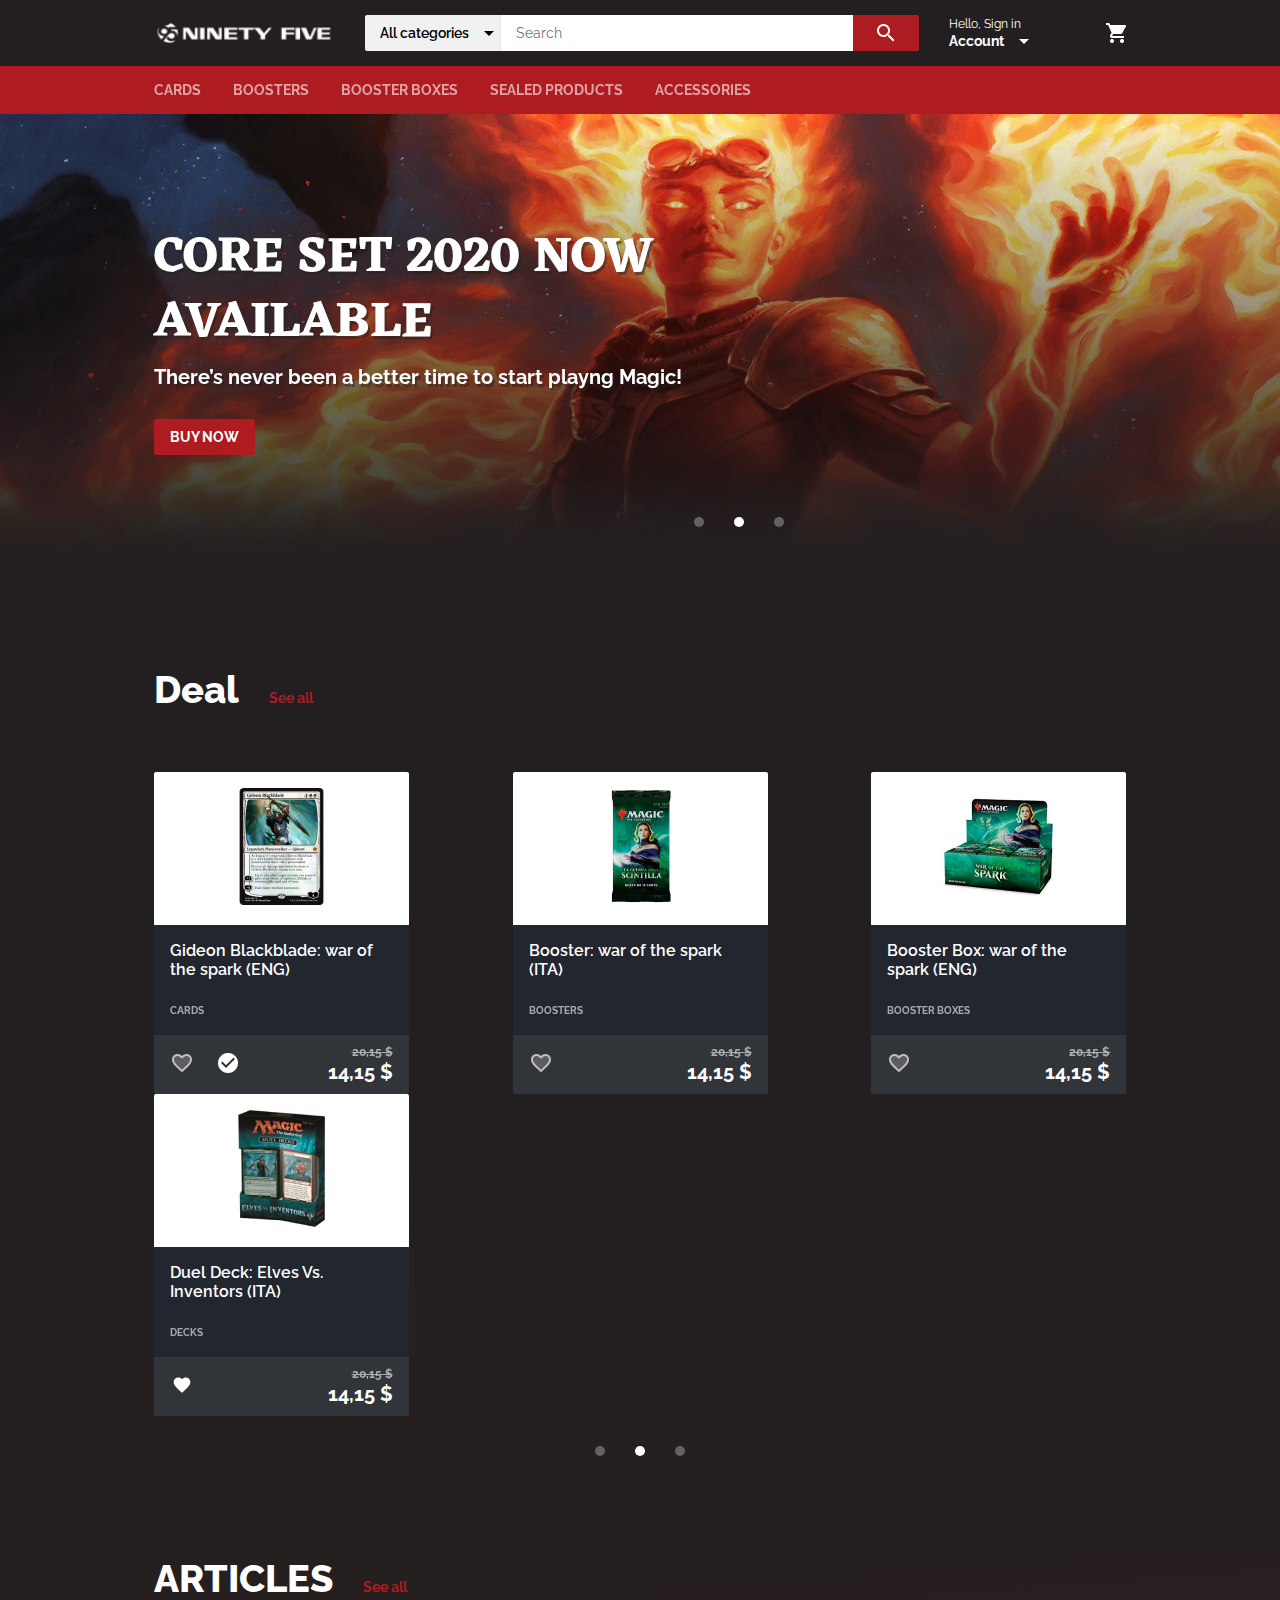
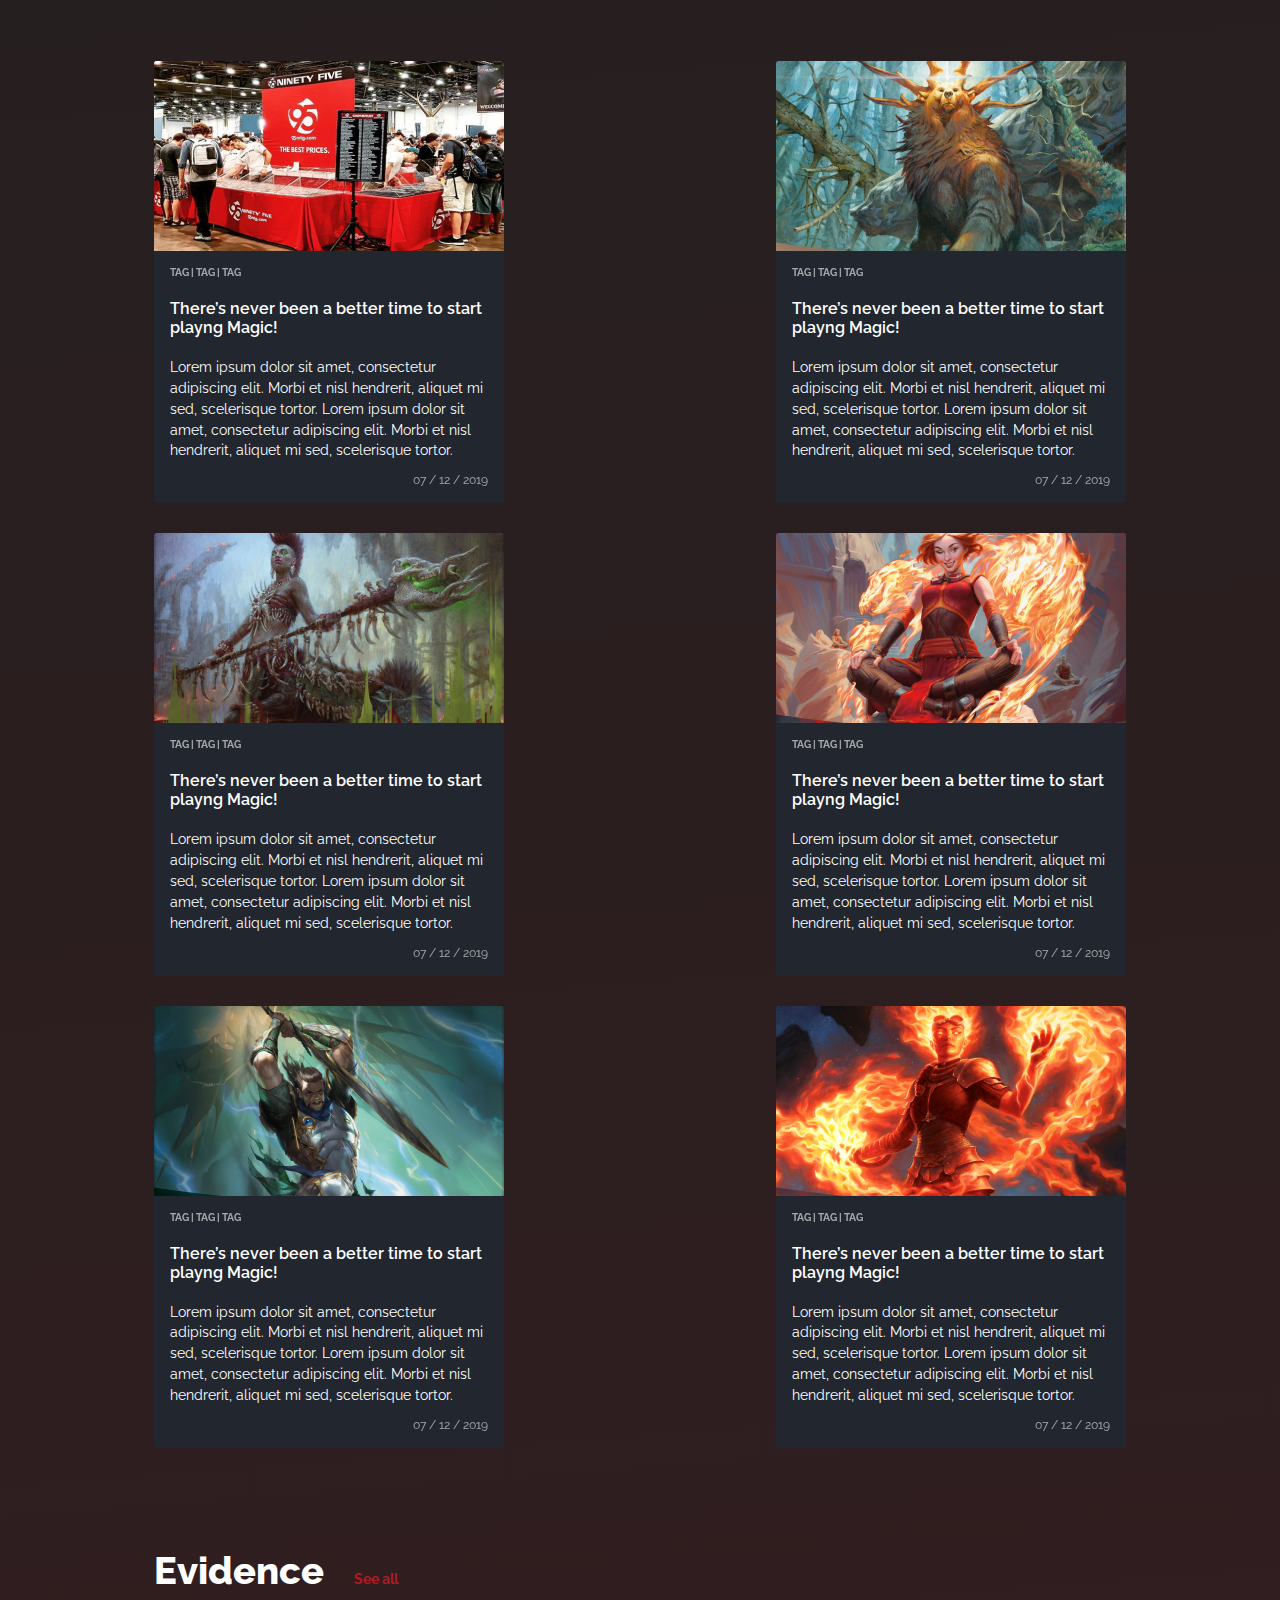
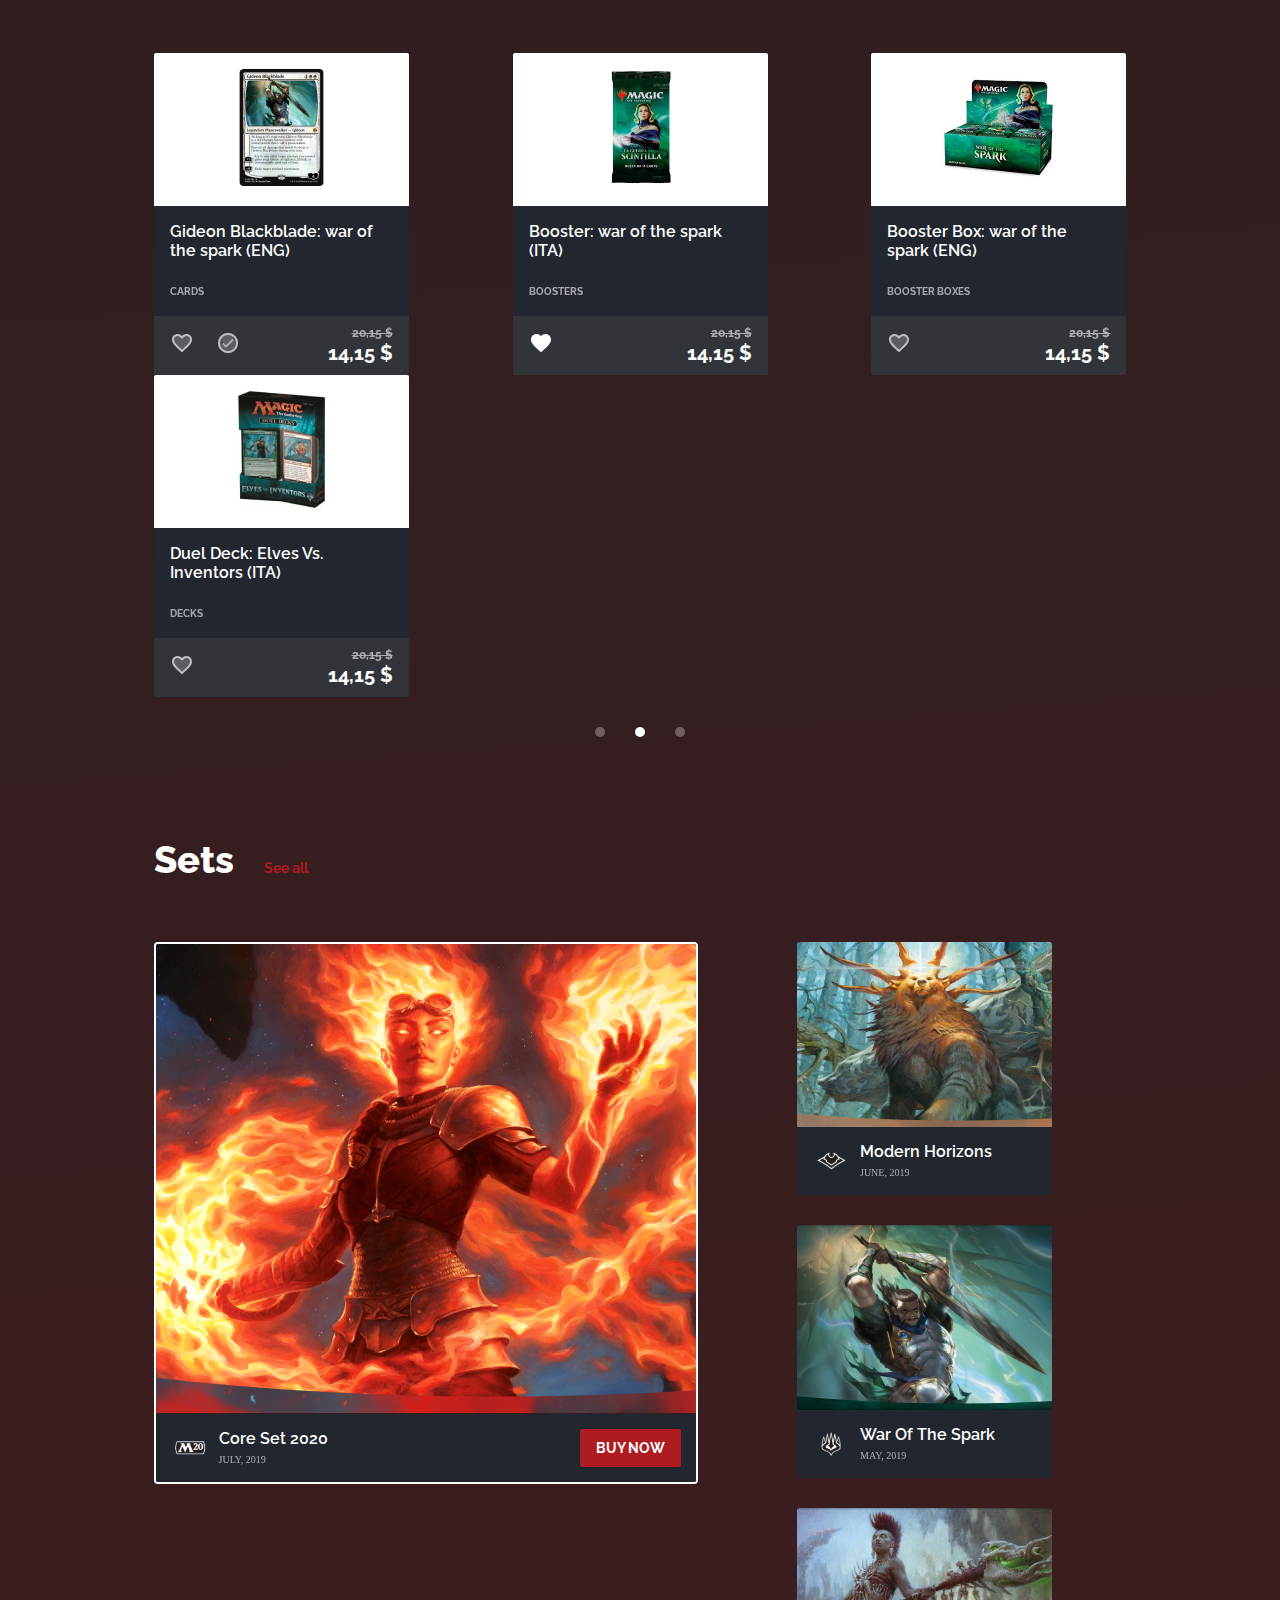
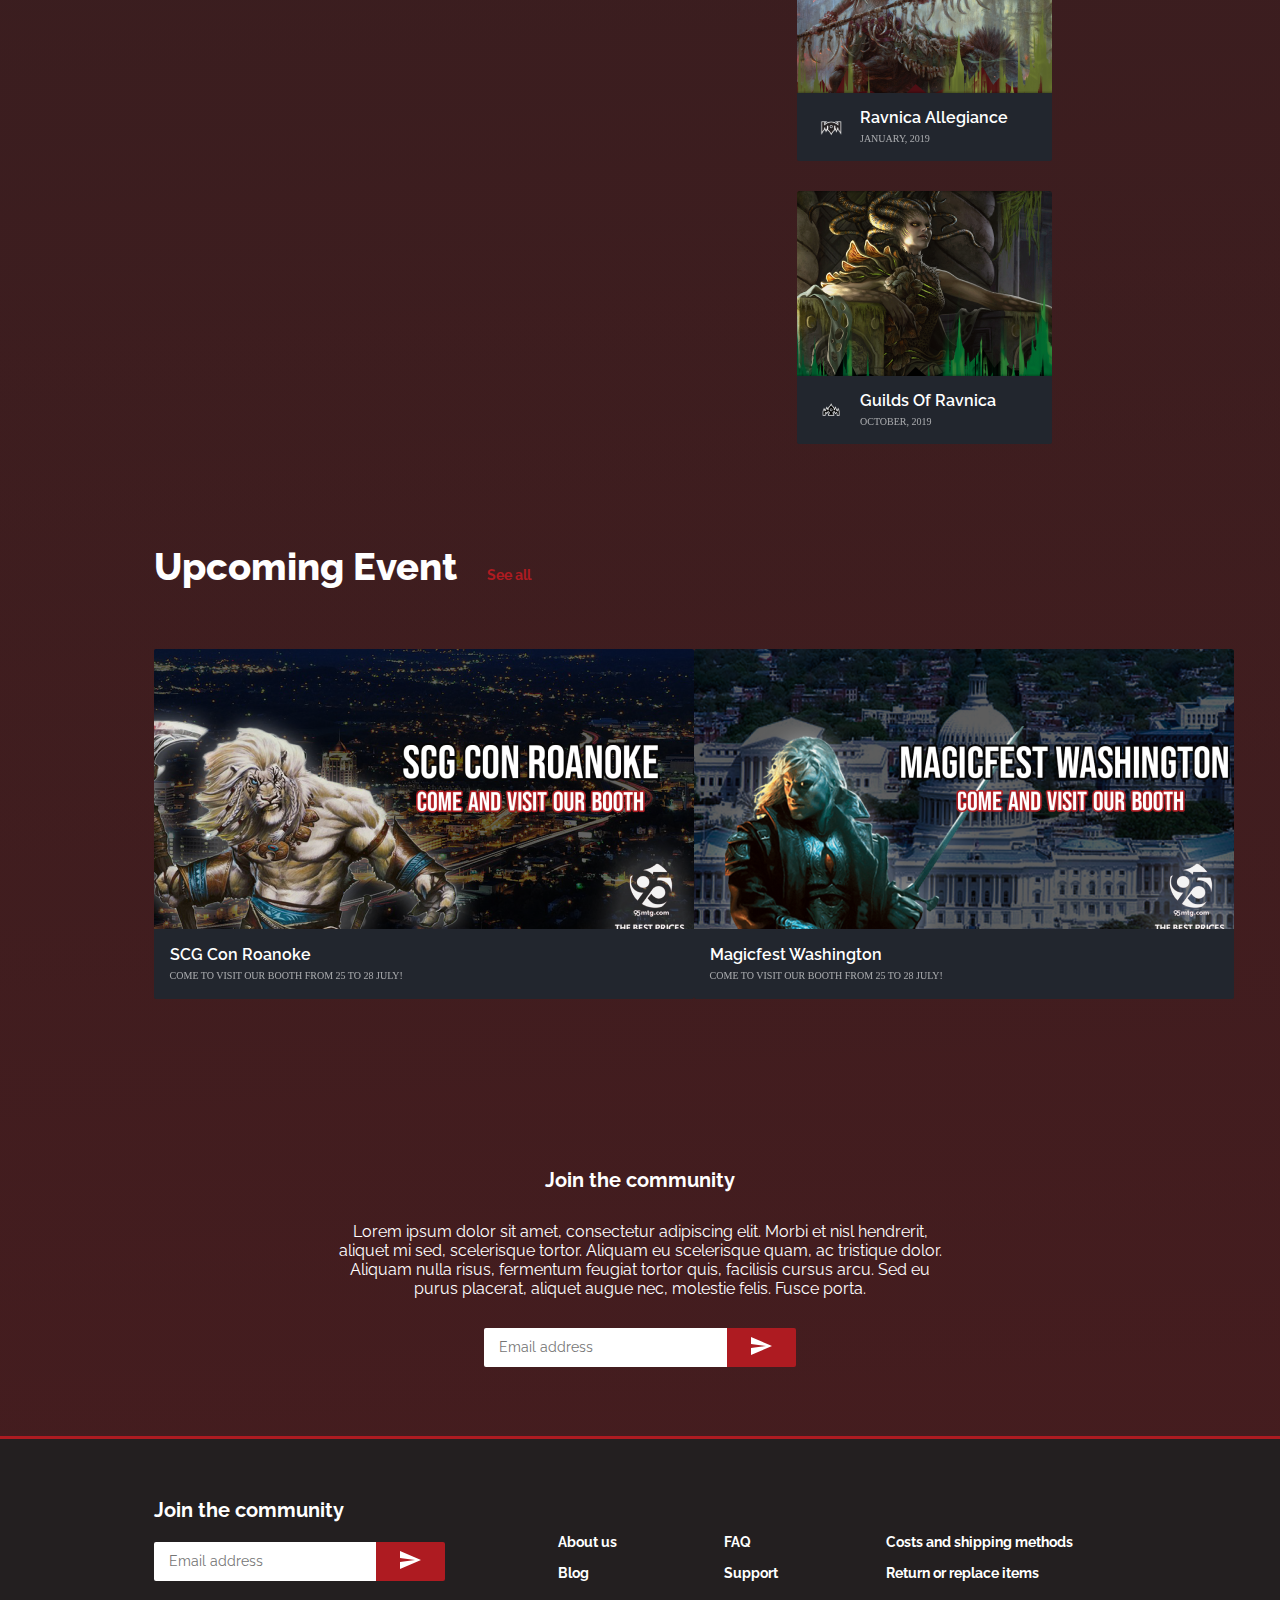
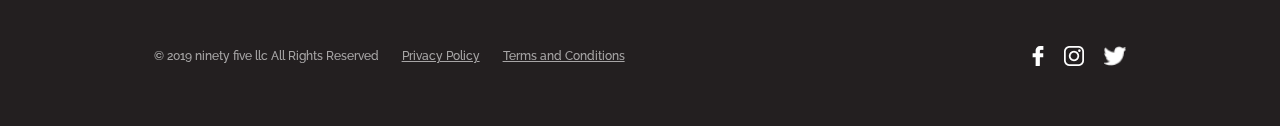
<file: home/index.html>
<!DOCTYPE html>
<html lang="it">
<head>
    <meta charset="UTF-8">
    <meta http-equiv="X-UA-Compatible" content="IE=edge">
    <meta name="viewport" content="width=device-width, initial-scale=1.0">
    <link rel="stylesheet" href="style.css">
    <title>Home</title>
</head>
<body>
    <header>
        <img class="header__burger-icon" src="../assets/burger.png" alt="burger-menu">

        <img class="header__logo" src="../assets/logo-nero-1.png" alt="logo">

        <img class="header__cart-icon" src="../assets/cart.png" alt="cart">

        <div class="header__search-bar">
            <select class="search-bar__filter" name="filter-search" >
                <option value="All categories" selected>All categories</option>
            </select>
            <input class="search-bar__text" type="text" name="search" id="search" placeholder="Search">
            <button class="input-btn" type="submit">
                <img src="../assets/search.png" alt="search-icon">
            </button>
        </div>


        <div class="header__login">
            <p class="login__text">Hello, Sign in</p>
            <a class="login__link" href="#">Account</a>
        </div>

        
    </header>

    <nav>
        <a class="nav__link nav__link--first" href="#">CARDS</a>
        <a class="nav__link" href="#">BOOSTERS</a>
        <a class="nav__link" href="#">BOOSTER BOXES</a>
        <a class="nav__link" href="#">SEALED PRODUCTS</a>
        <a class="nav__link" href="#">ACCESSORIES</a>
    </nav>

    <aside>
        <div class="aside-text">
            <h2 class="aside-text__title">CORE SET 2020 NOW AVAILABLE</h2>
            <p class="aside-text__subtitle">There’s never been a better time to start playng Magic!</p>
            <button class="btn">BUY NOW</button>
        </div>
        <div class="aside__gradient"></div>
        <div class="dots dots--align-self">
            <div class="dots__dot"></div>
            <div class="dots__dot dots__dot--selected"></div>
            <div class="dots__dot"></div>
        </div>
    </aside>

    <main>
        <div class="section__head">
            <p class="section__title">Deal</p>
            <a class="section__link" href="#">See all</a>
        </div>
        <section class="cards-section">
            <div class="card">
                <div class="card-img">
                    <img src="../assets/cards1.png" alt="carta">
                </div>

                <div class="card-text">
                    <p class="card-text__title">Gideon Blackblade: war of the spark (ENG)</p>
                    <p class="card-text__type">CARDS</p>
                </div>

                <div class="card-footer">
                    <div class="card-footer__icons">
                        <div class="card-footer__favorite-icon">
                            <img class="favorite-icon__border" src="../assets/favorite_border_white_24dp.svg" alt="cuore">
                            <img class="favorite-icon__full-white" src="../assets/favorite_white_24dp.svg" alt="favorite">
                        </div>
                        <div class="card-footer__check-icon">
                            <img class="card-footer__check-full-icon" src="../assets/done.png" alt="spunta">
                        </div>
                        
                    </div>

                    <div class="card-footer__price">
                        <p class="card__old-price">20,15 $</p>
                        <p class="card__new-price">14,15 $</p>
                    </div>
                </div>
            </div>

            <div class="card">
                <div class="card-img">
                    <img src="../assets/cards2.png" alt="carta">
                </div>

                <div class="card-text">
                    <p class="card-text__title">Booster: war of the spark (ITA)</p>
                    <p class="card-text__type">BOOSTERS</p>
                </div>

                <div class="card-footer">
                    <div class="card-footer__icons">
                        <div class="card-footer__favorite-icon">
                            <img class="favorite-icon__border" src="../assets/favorite_border_white_24dp.svg" alt="cuore">
                            <img class="favorite-icon__full-white" src="../assets/favorite_white_24dp.svg" alt="favorite">
                        </div>                        
                    </div>

                    <div class="card-footer__price">
                        <p class="card__old-price">20,15 $</p>
                        <p class="card__new-price">14,15 $</p>
                    </div>
                </div>
            </div>

            <div class="card">
                <div class="card-img">
                    <img src="../assets/cards3.png" alt="carta">
                </div>

                <div class="card-text">
                    <p class="card-text__title">Booster Box: war of the spark (ENG)</p>
                    <p class="card-text__type">BOOSTER BOXES</p>
                </div>

                <div class="card-footer">
                    <div class="card-footer__icons">
                        <div class="card-footer__favorite-icon">
                            <img class="favorite-icon__border" src="../assets/favorite_border_white_24dp.svg" alt="cuore">
                            <img class="favorite-icon__full-white" src="../assets/favorite_white_24dp.svg" alt="favorite">
                        </div>                        
                    </div>

                    <div class="card-footer__price">
                        <p class="card__old-price">20,15 $</p>
                        <p class="card__new-price">14,15 $</p>
                    </div>
                </div>
            </div>

            <div class="card">
                <div class="card-img">
                    <img src="../assets/cards4.png" alt="carta">
                </div>

                <div class="card-text">
                    <p class="card-text__title">Duel Deck: Elves Vs. Inventors (ITA)</p>
                    <p class="card-text__type">DECKS</p>
                </div>

                <div class="card-footer">
                    <div class="card-footer__icons">
                        <div class="card-footer__favorite-icon">
                            <img class="check-icon_full check-icon_full--selected" src="../assets/favorite_white_24dp.svg" alt="favorite">
                        </div>                        
                    </div>

                    <div class="card-footer__price">
                        <p class="card__old-price">20,15 $</p>
                        <p class="card__new-price">14,15 $</p>
                    </div>
                </div>
            </div>
        </section>

        <div class="dots">
            <div class="dots__dot"></div>
            <div class="dots__dot dots__dot--selected"></div>
            <div class="dots__dot"></div>
        </div>

        <div class="section__head">
            <p class="section__title section__title--uppercase">Articles</p>
            <a class="section__link" href="#">See all</a>
        </div>
        <section class="articles-section">
            <div class="article-card">
                <img class="article-card__img" src="../assets/article1.png" alt="article-img">

                <div class="article-card__txt">
                    <p class="article-card__tag">TAG | TAG | TAG</p>
                    <p class="article-card__title">There’s never been a better time to start playng Magic!</p>
                    <p class="article-card__body">Lorem ipsum dolor sit amet, consectetur adipiscing elit.
                        Morbi et nisl hendrerit, aliquet mi sed, scelerisque tortor. 
                        Lorem ipsum dolor sit amet, consectetur adipiscing elit. Morbi et nisl hendrerit, aliquet mi sed, scelerisque tortor. </p>
                    <p class="article-card__date">07 / 12 / 2019</p>
                </div>
            </div>

            <div class="article-card">
                <img class="article-card__img" src="../assets/article2.png" alt="article-img">

                <div class="article-card__txt">
                    <p class="article-card__tag">TAG | TAG | TAG</p>
                    <p class="article-card__title">There’s never been a better time to start playng Magic!</p>
                    <p class="article-card__body">Lorem ipsum dolor sit amet, consectetur adipiscing elit.
                        Morbi et nisl hendrerit, aliquet mi sed, scelerisque tortor. 
                        Lorem ipsum dolor sit amet, consectetur adipiscing elit. Morbi et nisl hendrerit, aliquet mi sed, scelerisque tortor. </p>
                    <p class="article-card__date">07 / 12 / 2019</p>
                </div>
            </div>

            <div class="article-card">
                <img class="article-card__img" src="../assets/article3.png" alt="article-img">

                <div class="article-card__txt">
                    <p class="article-card__tag">TAG | TAG | TAG</p>
                    <p class="article-card__title">There’s never been a better time to start playng Magic!</p>
                    <p class="article-card__body">Lorem ipsum dolor sit amet, consectetur adipiscing elit.
                        Morbi et nisl hendrerit, aliquet mi sed, scelerisque tortor. 
                        Lorem ipsum dolor sit amet, consectetur adipiscing elit. Morbi et nisl hendrerit, aliquet mi sed, scelerisque tortor. </p>
                    <p class="article-card__date">07 / 12 / 2019</p>
                </div>
            </div>

            <div class="article-card">
                <img class="article-card__img" src="../assets/article4.png" alt="article-img">

                <div class="article-card__txt">
                    <p class="article-card__tag">TAG | TAG | TAG</p>
                    <p class="article-card__title">There’s never been a better time to start playng Magic!</p>
                    <p class="article-card__body">Lorem ipsum dolor sit amet, consectetur adipiscing elit.
                        Morbi et nisl hendrerit, aliquet mi sed, scelerisque tortor. 
                        Lorem ipsum dolor sit amet, consectetur adipiscing elit. Morbi et nisl hendrerit, aliquet mi sed, scelerisque tortor. </p>
                    <p class="article-card__date">07 / 12 / 2019</p>
                </div>
            </div>

            <div class="article-card">
                <img class="article-card__img" src="../assets/article5.png" alt="article-img">

                <div class="article-card__txt">
                    <p class="article-card__tag">TAG | TAG | TAG</p>
                    <p class="article-card__title">There’s never been a better time to start playng Magic!</p>
                    <p class="article-card__body">Lorem ipsum dolor sit amet, consectetur adipiscing elit.
                        Morbi et nisl hendrerit, aliquet mi sed, scelerisque tortor. 
                        Lorem ipsum dolor sit amet, consectetur adipiscing elit. Morbi et nisl hendrerit, aliquet mi sed, scelerisque tortor. </p>
                    <p class="article-card__date">07 / 12 / 2019</p>
                </div>
            </div>

            <div class="article-card">
                <img class="article-card__img" src="../assets/article6.png" alt="article-img">

                <div class="article-card__txt">
                    <p class="article-card__tag">TAG | TAG | TAG</p>
                    <p class="article-card__title">There’s never been a better time to start playng Magic!</p>
                    <p class="article-card__body">Lorem ipsum dolor sit amet, consectetur adipiscing elit.
                        Morbi et nisl hendrerit, aliquet mi sed, scelerisque tortor. 
                        Lorem ipsum dolor sit amet, consectetur adipiscing elit. Morbi et nisl hendrerit, aliquet mi sed, scelerisque tortor. </p>
                    <p class="article-card__date">07 / 12 / 2019</p>
                </div>
            </div>
        </section>

        <div class="section__head section__head--hidden">
            <p class="section__title">Evidence</p>
            <a class="section__link" href="#">See all</a>
        </div>

        <section class="cards-section cards-section--hidden">
            <div class="card">
                <div class="card-img">
                    <img src="../assets/cards1.png" alt="carta">
                </div>

                <div class="card-text">
                    <p class="card-text__title">Gideon Blackblade: war of the spark (ENG)</p>
                    <p class="card-text__type">CARDS</p>
                </div>

                <div class="card-footer">
                    <div class="card-footer__icons">
                        <div class="card-footer__favorite-icon">
                            <img class="favorite-icon__border" src="../assets/favorite_border_white_24dp.svg" alt="cuore">
                            <img class="favorite-icon__full-white" src="../assets/favorite_white_24dp.svg" alt="favorite">
                        </div>
                        <div class="card-footer__check-icon">
                            <img class="check-icon__border" src="../assets/done-border.png" alt="bordi spunta">
                            <img class="check-icon__full" src="../assets/done.png" alt="spunta">
                        </div>
                    </div>

                    <div class="card-footer__price">
                        <p class="card__old-price">20,15 $</p>
                        <p class="card__new-price">14,15 $</p>
                    </div>
                </div>
            </div>

            <div class="card">
                <div class="card-img">
                    <img src="../assets/cards2.png" alt="carta">
                </div>

                <div class="card-text">
                    <p class="card-text__title">Booster: war of the spark (ITA)</p>
                    <p class="card-text__type">BOOSTERS</p>
                </div>

                <div class="card-footer">
                    <div class="card-footer__icons">
                        <div class="card-footer__favorite-icon">
                            <img class="favorite-icon__full-white favorite-icon__full-white--selected" src="../assets/favorite_white_24dp.svg" alt="favorite">
                        </div>                               
                    </div>

                    <div class="card-footer__price">
                        <p class="card__old-price">20,15 $</p>
                        <p class="card__new-price">14,15 $</p>
                    </div>
                </div>
            </div>

            <div class="card">
                <div class="card-img">
                    <img src="../assets/cards3.png" alt="carta">
                </div>

                <div class="card-text">
                    <p class="card-text__title">Booster Box: war of the spark (ENG)</p>
                    <p class="card-text__type">BOOSTER BOXES</p>
                </div>

                <div class="card-footer">
                    <div class="card-footer__icons">
                        <div class="card-footer__favorite-icon">
                            <img class="favorite-icon__border" src="../assets/favorite_border_white_24dp.svg" alt="cuore">
                            <img class="favorite-icon__full-white" src="../assets/favorite_white_24dp.svg" alt="favorite">
                        </div>                        
                    </div>

                    <div class="card-footer__price">
                        <p class="card__old-price">20,15 $</p>
                        <p class="card__new-price">14,15 $</p>
                    </div>
                </div>
            </div>

            <div class="card">
                <div class="card-img">
                    <img src="../assets/cards4.png" alt="carta">
                </div>

                <div class="card-text">
                    <p class="card-text__title">Duel Deck: Elves Vs. Inventors (ITA)</p>
                    <p class="card-text__type">DECKS</p>
                </div>

                <div class="card-footer">
                    <div class="card-footer__icons">
                        <div class="card-footer__favorite-icon">
                            <img class="favorite-icon__border" src="../assets/favorite_border_white_24dp.svg" alt="cuore">
                            <img class="favorite-icon__full-white" src="../assets/favorite_white_24dp.svg" alt="favorite">
                        </div>     
                    </div>

                    <div class="card-footer__price">
                        <p class="card__old-price">20,15 $</p>
                        <p class="card__new-price">14,15 $</p>
                    </div>
                </div>
            </div>
        </section>

        <div class="dots">
            <div class="dots__dot"></div>
            <div class="dots__dot dots__dot--selected"></div>
            <div class="dots__dot"></div>
        </div>

        <div class="section__head">
            <p class="section__title">Sets</p>
            <a class="section__link" href="#">See all</a>
        </div>
        <section class="sets-section">

            <div class="main-set-card main-set-card--hidden">
                <div class="set-card">
                    <img class="set-card__img" src="../assets/set1.png" alt="set image">
                    <div class="set-card__body">
                        <img src="../assets/icon-set1.svg" alt="icon-set">
                        <div class="set-card__txt">
                            <p class="set-card__title">Core Set 2020</p>
                            <p class="set-card__date">JULY, 2019</p>
                        </div>
                        <button class="btn btn--right">BUY NOW</button>
                    </div>
                </div>
            </div>
            <div class="set-cards">
                <div class="set-card set-card--hidden">
                    <img class="set-card__img" src="../assets/set1.png" alt="set image">
                    <div class="set-card__body">
                        <img src="../assets/icon-set1.svg" alt="icon-set">
                        <div class="set-card__txt">
                            <p class="set-card__title">Core Set 2020</p>
                            <p class="set-card__date">JULY, 2019</p>
                        </div>
                    </div>
                </div>

                <div class="set-card">
                    <img class="set-card__img" src="../assets/set2.png" alt="set image">
                    <div class="set-card__body">
                        <img src="../assets/icon-set2.svg" alt="icon-set">
                        <div class="set-card__txt">
                            <p class="set-card__title">Modern Horizons</p>
                            <p class="set-card__date">JUNE, 2019</p>
                        </div>
                    </div>
                </div>
    
                <div class="set-card">
                    <img class="set-card__img" src="../assets/set3.png" alt="set image">
                    <div class="set-card__body">
                        <img src="../assets/icon-set3.svg" alt="icon-set">
                        <div class="set-card__txt">
                            <p class="set-card__title">War Of The Spark</p>
                            <p class="set-card__date">MAY, 2019</p>
                        </div>
                    </div>
                </div>
    
                <div class="set-card">
                    <img class="set-card__img" src="../assets/set4.png" alt="set image">
                    <div class="set-card__body">
                        <img src="../assets/icon-set4.svg" alt="icon-set">
                        <div class="set-card__txt">
                            <p class="set-card__title">Ravnica Allegiance</p>
                            <p class="set-card__date">JANUARY, 2019</p>
                        </div>
                    </div>
                </div>
    
                <div class="set-card">
                    <img class="set-card__img" src="../assets/set5.png" alt="set image">
                    <div class="set-card__body">
                        <img src="../assets/icon-set5.svg" alt="icon-set">
                        <div class="set-card__txt">
                            <p class="set-card__title">Guilds Of Ravnica</p>
                            <p class="set-card__date">OCTOBER, 2019</p>
                        </div>
                    </div>
                </div>
            </div>
        </section>

        <div class="section__head">
            <p class="section__title">Upcoming Event</p>
            <a class="section__link" href="#">See all</a>
        </div>
        <section class="event-section">
            <div class="event-card">
                <img src="../assets/event1.png" alt="evento">
                <div class="event-card__txt">
                    <p class="event-card__title">SCG Con Roanoke</p>
                    <p class="event-card__subtitle">Come to visit our booth from 25 to 28 July!</p>
                </div>
            </div>

            <div class="event-card">
                <img class="event-card__img" src="../assets/event2.png" alt="evento">
                <div class="event-card__txt">
                    <p class="event-card__title">Magicfest Washington</p>
                    <p class="event-card__subtitle">Come to visit our booth from 25 to 28 July!</p>
                </div>
            </div>
        </section>

        <section class="newsletter">
            <p class="newsletter__title">Join the community</p>
            <p class="newsletter__body">Lorem ipsum dolor sit amet, consectetur adipiscing elit.
                 Morbi et nisl hendrerit, aliquet mi sed, scelerisque tortor.
                 Aliquam eu scelerisque quam, ac tristique dolor. 
                 Aliquam nulla risus, fermentum feugiat tortor quis, facilisis cursus arcu.
                 Sed eu purus placerat, aliquet augue nec, molestie felis. Fusce porta.
            </p>

            <div class="email-bar">
                <input class="email-bar__txt" type="email" placeholder="Email address">
                <button class="input-btn input-btn--email" type="submit">
                    <img src="../assets/send.svg" alt="send">
                </button>
            </div>
        </section>

    </main>

    <footer>
        <section class="top-footer">
            <div class="newsletter-footer">
                <p class="newsletter__title">Join the community</p>
                <div class="email-bar email-bar--footer">
                    <input class="email-bar__txt" type="email" placeholder="Email address">
                    <button class="input-btn input-btn--email" type="submit">
                        <img src="../assets/send.svg" alt="send">
                    </button>
                </div>
            </div>
    
            <div class="link-list-container">
                <ul class="footer-list">
                    <li class="footer-list_link">About us</li>
                    <li class="footer-list_link">Blog</li>
                </ul>
                <ul class="footer-list">
                    <li class="footer-list_link">FAQ</li>
                    <li class="footer-list_link">Support</li>
                </ul>
                <ul class="footer-list">
                    <li class="footer-list_link">Costs and shipping methods</li>
                    <li class="footer-list_link">Return or replace items</li>
                </ul>
        </section>

        <section class="bottom-footer">
            <div class="bottom-footer__link">
                <p>© 2019 ninety five llc  All Rights Reserved</p>
                <a href="#">Privacy Policy</a>
                <a href="#">Terms and Conditions</a>
            </div>

            <div class="social-icons">
                <img src="../assets/fb.png" alt="facebook">
                <img src="../assets/inst.png" alt="instagram">
                <img src="../assets/twt.png" alt="twitter">
            </div>
        </section>
        
    </footer>

</body>
</html>
</file>
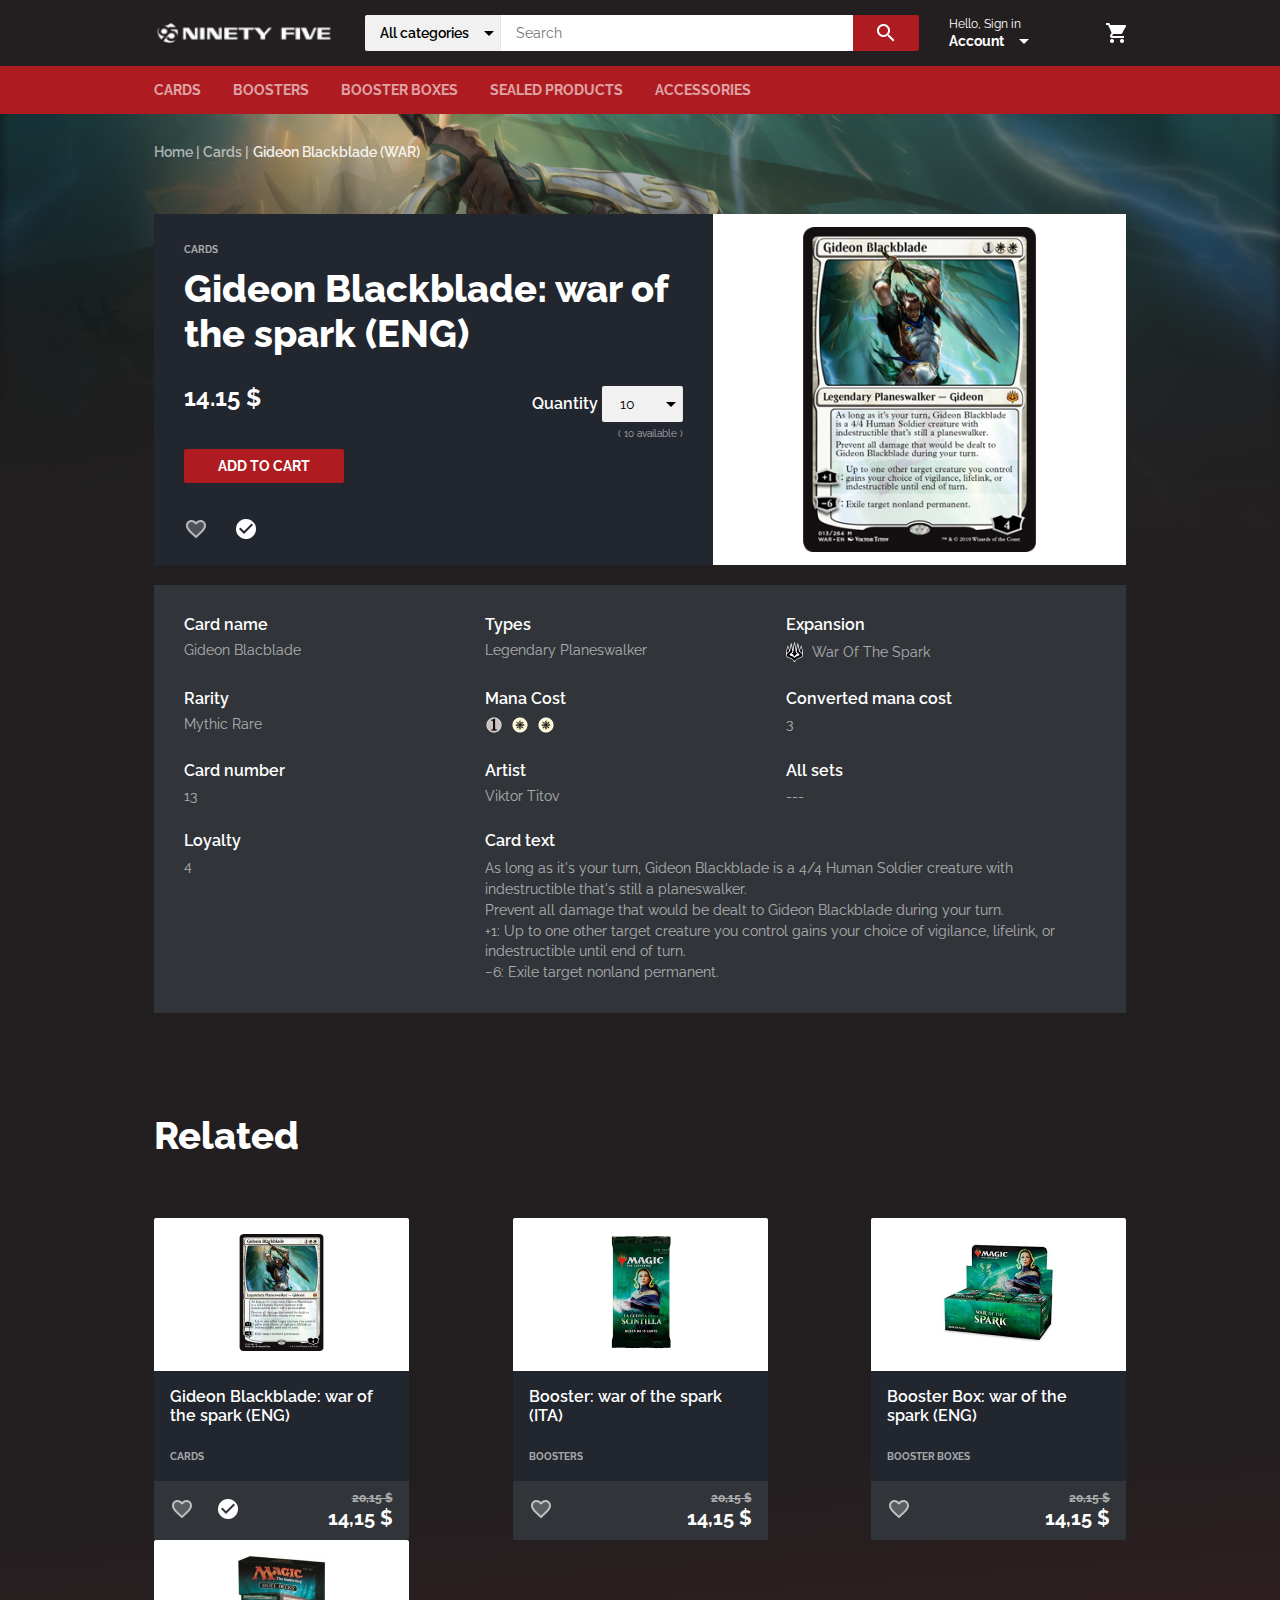
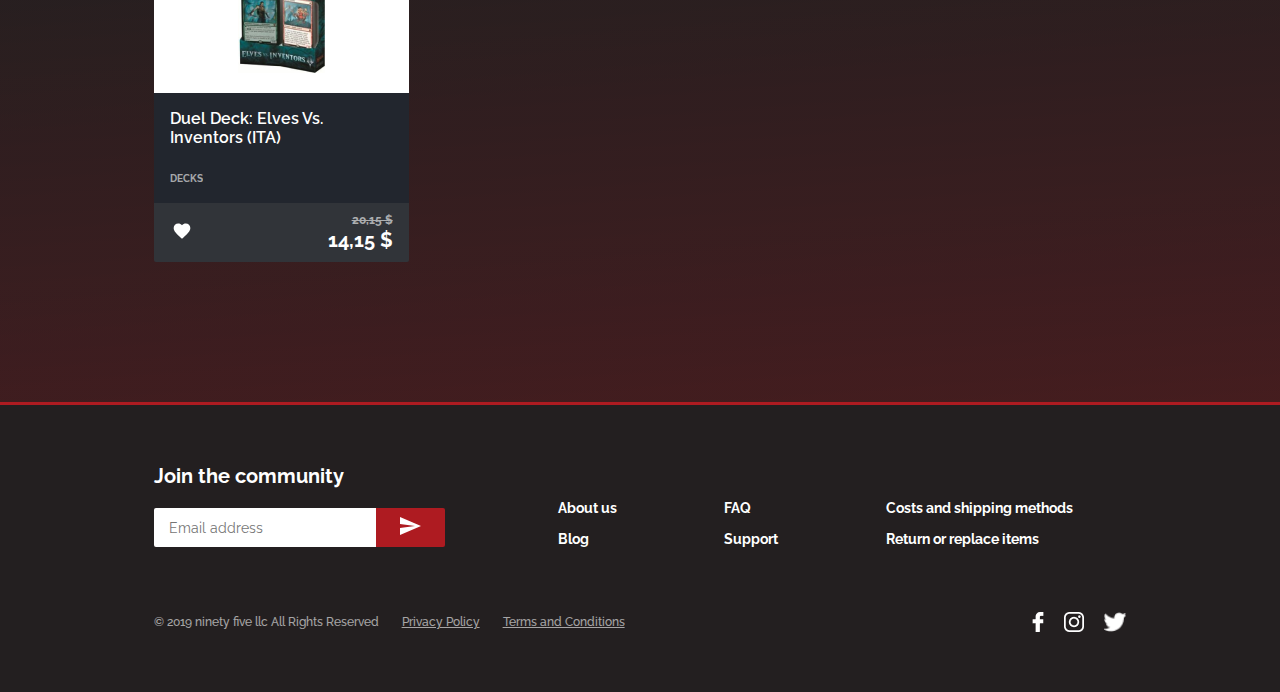
<file: product-detail-card/index.html>
<!DOCTYPE html>
<html lang="it">
<head>
    <meta charset="UTF-8">
    <meta http-equiv="X-UA-Compatible" content="IE=edge">
    <meta name="viewport" content="width=device-width, initial-scale=1.0">
    <link rel="stylesheet" href="style.css">
    <title>Product detail card</title>
</head>
<body>
    <header>
        <img class="header__burger-icon" src="../assets/burger.png" alt="burger-menu">

        <img class="header__logo" src="../assets/logo-nero-1.png" alt="logo">

        <img class="header__cart-icon" src="../assets/cart.png" alt="cart">

        <div class="header__search-bar">
            <select class="search-bar__filter" name="filter-search" >
                <option value="All categories" selected>All categories</option>
            </select>
            <input class="search-bar__text" type="text" name="search" id="search" placeholder="Search">
            <button class="input-btn" type="submit">
                <img src="../assets/search.png" alt="search-icon">
            </button>
        </div>


        <div class="header__login">
            <p class="login__text">Hello, Sign in</p>
            <a class="login__link" href="#">Account</a>
        </div>

    </header>

    <nav>
        <a class="nav__link nav__link--first" href="#">CARDS</a>
        <a class="nav__link" href="#">BOOSTERS</a>
        <a class="nav__link" href="#">BOOSTER BOXES</a>
        <a class="nav__link" href="#">SEALED PRODUCTS</a>
        <a class="nav__link" href="#">ACCESSORIES</a>
    </nav>

    <main>
        <img class="landing-bg" src="../assets/landing-background2.png" alt="background">
        <img class="landing-bg-mobile" src="../assets/landing-background2-mobile.png" alt="background">
        <div class="page-path">
            <a class="page-path__link" href="../home/index.html">Home | Cards |</a>
            <p class="page-path__p">Gideon Blackblade (WAR) </p>
        </div>
        <div class="main__gradient"></div>

        <section class="card-view">
            <div class="card-view-detail">
                <p class="card-view-detail__type">CARDS</p>
                <h1 class="card-view-detail__title card-view-detail__title--desktop">Gideon Blackblade: war of the spark (ENG)</h1>
                <h1 class="card-view-detail__title card-view-detail__title--mobile ">Gideon Blackblade</h1>
                <div class="card-stats-container">
                    <img src="../assets/expansion2.png" alt="icona">
                    <p class="card-stats__content">War Of The Spark (WAR)</p>
                </div>
                <div class="card-view-detail-buy">
                    <p class="card-view-detail-buy__price">14.15 $</p>
                    <div class="card-view-detail-quantity">
                        <label for="quantity">Quantity</label>
                        <select class="card-view-detail__select" id="quantity">
                            <option value="1">1</option>
                            <option value="5">5</option>
                            <option value="10" selected>10</option>
                        </select>
                        <p class="card-view-detail-quantity__available">( 10 available )</p>
                    </div>
                </div>
                
                <button class="card-view-detail__btn">ADD TO CART</button>
                <div class="card-view-detail__icons">
                    <div class="card-view__favorite-icon">
                        <img class="favorite-icon__border" src="../assets/favorite_border_white_24dp.svg" alt="cuore">
                        <img class="favorite-icon__full-white" src="../assets/favorite_white_24dp.svg" alt="favorite">
                    </div>
                    <div class="card-view-check-icon">
                        <img class="card-view-check-icon__full" src="../assets/done.png" alt="spunta">
                    </div>
                </div>
                <div class="card-view-detail__price-mobile">From <p>14.15 $</p></div>
            </div>
            <div class="card-view-img">
                <img class="card-view-img__card" src="..//assets/card-detail.png" alt="card">
                <img class="card-view-img__reverse-icon" src="../assets/reverse-icon.png" alt="icona">
            </div>
        </section>

        <div class="card-section__header">Stats
            <img src="../assets/baseline-keyboard_arrow_left-24px.png" alt="up arrow">
        </div>
        <section class="card-stats-section">
            <div class="card-stats card-stats--mobile-hidden">
                <p class="card-stats__name">Card name</p>
                <p class="card-stats__content">Gideon Blacblade</p>
            </div>

            <div class="card-stats">
                <p class="card-stats__name">Types</p>
                <p class="card-stats__content">Legendary Planeswalker</p>
            </div>

            <div class="card-stats card-stats--mobile-hidden">
                <p class="card-stats__name">Expansion</p>
                <div class="card-stats-container">
                    <img src="../assets/expansion1.png" alt="icona">
                    <p class="card-stats__content">War Of The Spark</p>
                </div>
            </div>

            <div class="card-stats">
                <p class="card-stats__name">Rarity</p>
                <p class="card-stats__content">Mythic Rare</p>
            </div>

            <div class="card-stats">
                <p class="card-stats__name">Mana Cost</p>
                <div class="card-stats-container">
                    <img src="../assets/mana1.png" alt="mana icon">
                    <img src="../assets/mana2.png" alt="mana icon">
                    <img src="../assets/mana2.png" alt="mana icon">
                </div>
            </div>

            <div class="card-stats">
                <p class="card-stats__name card-stats__name--desktop">Converted mana cost</p>
                <p class="card-stats__name card-stats__name--mobile">CMC</p>
                <p class="card-stats__content">3</p>
            </div>

            <div class="card-stats">
                <p class="card-stats__name">Card number</p>
                <p class="card-stats__content">13</p>
            </div>

            <div class="card-stats">
                <p class="card-stats__name">Artist</p>
                <p class="card-stats__content">Viktor Titov</p>
            </div>

            <div class="card-stats">
                <p class="card-stats__name">All sets</p>
                <p class="card-stats__content">---</p>
            </div>

            <div class="card-stats">
                <p class="card-stats__name">Loyalty</p>
                <p class="card-stats__content">4</p>
            </div>

            <div class="card-stats card-stats--large card-stats--mobile-hidden">
                <p class="card-stats__name">Card text</p>
                <p class="card-stats__content card-stats__content--white-space ">As long as it's your turn, Gideon Blackblade is a 4/4 Human Soldier creature with indestructible that's still a planeswalker.
                    Prevent all damage that would be dealt to Gideon Blackblade during your turn.
                    +1: Up to one other target creature you control gains your choice of vigilance, lifelink, or indestructible until end of turn.
                    −6: Exile target nonland permanent.</p>
            </div>
        </section>

        <div class="card-section__header">1500 results found
            <img src="../assets/filter3.png" alt="filter">
        </div>
        <section class="buy-section">
            <div class="buy-section-card buy-section-card--bg1">
                <div class="buy-section-card__left">
                    <div class="card-lang">
                        <div class="card-lang__box">IT</div>
                        <div class="card-lang__box card-lang__box--fill">NM</div>
                        <img src="../assets/star.png" alt="star">
                    </div>
                    <p>In stock: 999</p>
                    <p class="buy-section-card__price">$9999,99</p>
                </div>

                <div class="buy-section-card__right">
                    <select  class="buy-section__select">
                        <option value="0">0</option>
                        <option value="1">1</option>
                        <option value="2">2</option>
                        <option value="3">3</option>
                        <option value="4" selected>4</option>
                    </select>
                    <button class="buy-section__btn buy-section__btn--disabled" disabled>ADD TO CART</button>
                </div>
            </div>

            <div class="buy-section-card buy-section-card--bg2">
                <div class="buy-section-card__left">
                    <div class="card-lang">
                        <div class="card-lang__box">IT</div>
                        <div class="card-lang__box card-lang__box--fill">NM</div>
                        <img src="../assets/star.png" alt="star">
                    </div>
                    <p>In stock: 999</p>
                    <p class="buy-section-card__price">$9999,99</p>
                </div>

                <div class="buy-section-card__right">
                    <select  class="buy-section__select">
                        <option value="0">0</option>
                        <option value="1">1</option>
                        <option value="2">2</option>
                        <option value="3">3</option>
                        <option value="4" selected>4</option>
                    </select>
                    <button class="buy-section__btn">ADD TO CART</button>
                </div>
            </div>

            <div class="buy-section-card buy-section-card--bg1">
                <div class="buy-section-card__left">
                    <div class="card-lang">
                        <div class="card-lang__box">IT</div>
                        <div class="card-lang__box card-lang__box--fill">NM</div>
                        <img src="../assets/star.png" alt="star">
                    </div>
                    <p>In stock: 999</p>
                    <p class="buy-section-card__price">$9999,99</p>
                </div>

                <div class="buy-section-card__right">
                    <select  class="buy-section__select">
                        <option value="0">0</option>
                        <option value="1">1</option>
                        <option value="2">2</option>
                        <option value="3">3</option>
                        <option value="4" selected>4</option>
                    </select>
                    <button class="buy-section__btn  buy-section__btn--disabled" disabled>ADD TO CART</button>
                </div>
            </div>

            <div class="buy-section-card buy-section-card--bg2">
                <div class="buy-section-card__left">
                    <div class="card-lang">
                        <div class="card-lang__box">IT</div>
                        <div class="card-lang__box card-lang__box--fill">NM</div>
                        <img src="../assets/star.png" alt="star">
                    </div>
                    <p>In stock: 999</p>
                    <p class="buy-section-card__price">$9999,99</p>
                </div>

                <div class="buy-section-card__right">
                    <select  class="buy-section__select">
                        <option value="0">0</option>
                        <option value="1">1</option>
                        <option value="2">2</option>
                        <option value="3">3</option>
                        <option value="4" selected>4</option>
                    </select>
                    <button class="buy-section__btn">ADD TO CART</button>
                </div>
            </div>
            
        </section>

        <div class="section__head">
            <p class="section__title">Related</p>
        </div>
        <section class="cards-section">
            <div class="card">
                <div class="card-img">
                    <img src="../assets/cards1.png" alt="carta">
                </div>

                <div class="card-text">
                    <div class="card-text__title-container">
                        <p class="card-text__title">Gideon Blackblade: war of the spark (ENG)</p>
                        <img class="card-text__set-image" src="../assets/Group 182.png" alt="icona">
                    </div>
                    <div class="card-lang">
                        <div class="card-lang__box">IT</div>
                        <div class="card-lang__box">NM</div>
                        <div class="card-lang__box">JP</div>
                        <div class="card-lang__box">+4</div>
                    </div>
                    <p class="card-text__type">CARDS</p>
                </div>

                <div class="card-footer">
                    <div class="card-footer__icons">
                        <div class="card-footer__favorite-icon">
                            <img class="favorite-icon__border" src="../assets/favorite_border_white_24dp.svg" alt="cuore">
                            <img class="favorite-icon__full-white" src="../assets/favorite_white_24dp.svg" alt="favorite">
                        </div>
                        <div class="card-footer__check-icon">
                            <img class="card-footer__check-full-icon" src="../assets/done.png" alt="spunta">
                        </div>
                        
                    </div>

                    <div class="card-footer__price">
                        <p class="card__old-price">20,15 $</p>
                        <p class="card__new-price">14,15 $</p>
                    </div>
                </div>
            </div>

            <div class="card">
                <div class="card-img">
                    <img src="../assets/cards2.png" alt="carta">
                </div>

                <div class="card-text">
                    <p class="card-text__title">Booster: war of the spark (ITA)</p>
                    <div class="card-lang">
                        <div class="card-lang__box">IT</div>
                        <div class="card-lang__box">NM</div>
                        <div class="card-lang__box">JP</div>
                        <div class="card-lang__box">+4</div>
                    </div>
                    <p class="card-text__type">BOOSTERS</p>
                </div>

                <div class="card-footer">
                    <div class="card-footer__icons">
                        <div class="card-footer__favorite-icon">
                            <img class="favorite-icon__border" src="../assets/favorite_border_white_24dp.svg" alt="cuore">
                            <img class="favorite-icon__full-white" src="../assets/favorite_white_24dp.svg" alt="favorite">
                        </div>                        
                    </div>

                    <div class="card-footer__price">
                        <p class="card__old-price">20,15 $</p>
                        <p class="card__new-price">14,15 $</p>
                    </div>
                </div>
            </div>

            <div class="card">
                <div class="card-img">
                    <img src="../assets/cards3.png" alt="carta">
                </div>

                <div class="card-text">
                    <p class="card-text__title">Booster Box: war of the spark (ENG)</p>
                    <div class="card-lang">
                        <div class="card-lang__box">IT</div>
                        <div class="card-lang__box">NM</div>
                        <div class="card-lang__box">JP</div>
                        <div class="card-lang__box">+4</div>
                    </div>
                    <p class="card-text__type">BOOSTER BOXES</p>
                </div>

                <div class="card-footer">
                    <div class="card-footer__icons">
                        <div class="card-footer__favorite-icon">
                            <img class="favorite-icon__border" src="../assets/favorite_border_white_24dp.svg" alt="cuore">
                            <img class="favorite-icon__full-white" src="../assets/favorite_white_24dp.svg" alt="favorite">
                        </div>                        
                    </div>

                    <div class="card-footer__price">
                        <p class="card__old-price">20,15 $</p>
                        <p class="card__new-price">14,15 $</p>
                    </div>
                </div>
            </div>

            <div class="card">
                <div class="card-img">
                    <img src="../assets/cards4.png" alt="carta">
                </div>

                <div class="card-text">
                    <p class="card-text__title">Duel Deck: Elves Vs. Inventors (ITA)</p>
                    <div class="card-lang">
                        <div class="card-lang__box">IT</div>
                        <div class="card-lang__box">NM</div>
                        <div class="card-lang__box">JP</div>
                        <div class="card-lang__box">+4</div>
                    </div>
                    <p class="card-text__type">DECKS</p>
                </div>

                <div class="card-footer">
                    <div class="card-footer__icons">
                        <div class="card-footer__favorite-icon">
                            <img class="check-icon_full check-icon_full--selected" src="../assets/favorite_white_24dp.svg" alt="favorite">
                        </div>                        
                    </div>

                    <div class="card-footer__price">
                        <p class="card__old-price">20,15 $</p>
                        <p class="card__new-price">14,15 $</p>
                    </div>
                </div>
            </div>
        </section>
    </main>
    
    <footer>
        <section class="top-footer">
            <div class="newsletter-footer">
                <p class="newsletter__title">Join the community</p>
                <div class="email-bar email-bar--footer">
                    <input class="email-bar__txt" type="email" placeholder="Email address">
                    <button class="input-btn input-btn--email" type="submit">
                        <img src="../assets/send.svg" alt="send">
                    </button>
                </div>
            </div>
    
            <div class="link-list-container">
                <ul class="footer-list">
                    <li class="footer-list_link">About us</li>
                    <li class="footer-list_link">Blog</li>
                </ul>
                <ul class="footer-list">
                    <li class="footer-list_link">FAQ</li>
                    <li class="footer-list_link">Support</li>
                </ul>
                <ul class="footer-list">
                    <li class="footer-list_link">Costs and shipping methods</li>
                    <li class="footer-list_link">Return or replace items</li>
                </ul>
        </section>

        <section class="bottom-footer">
            <div class="bottom-footer__link">
                <p>© 2019 ninety five llc  All Rights Reserved</p>
                <a href="#">Privacy Policy</a>
                <a href="#">Terms and Conditions</a>
            </div>

            <div class="social-icons">
                <img src="../assets/fb.png" alt="facebook">
                <img src="../assets/inst.png" alt="instagram">
                <img src="../assets/twt.png" alt="twitter">
            </div>
        </section>
        
    </footer>
</body>
</html>
</file>
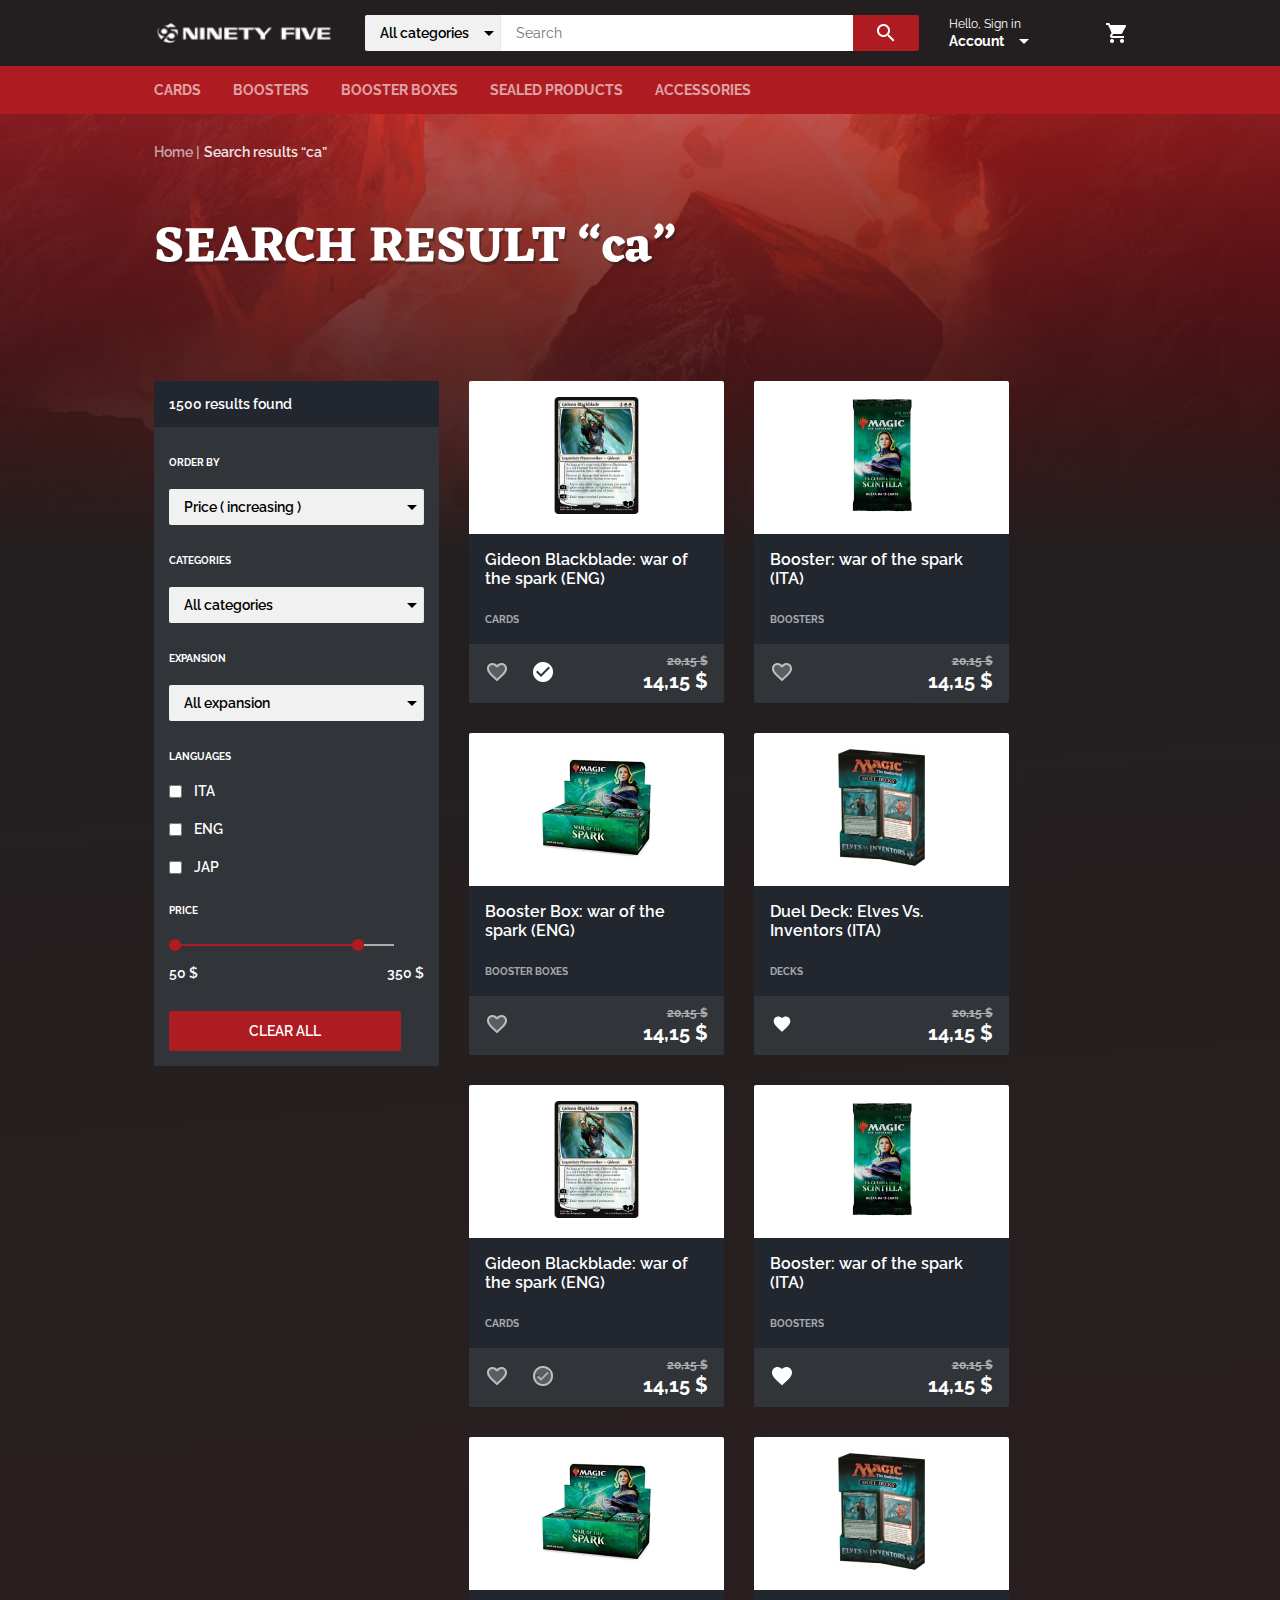
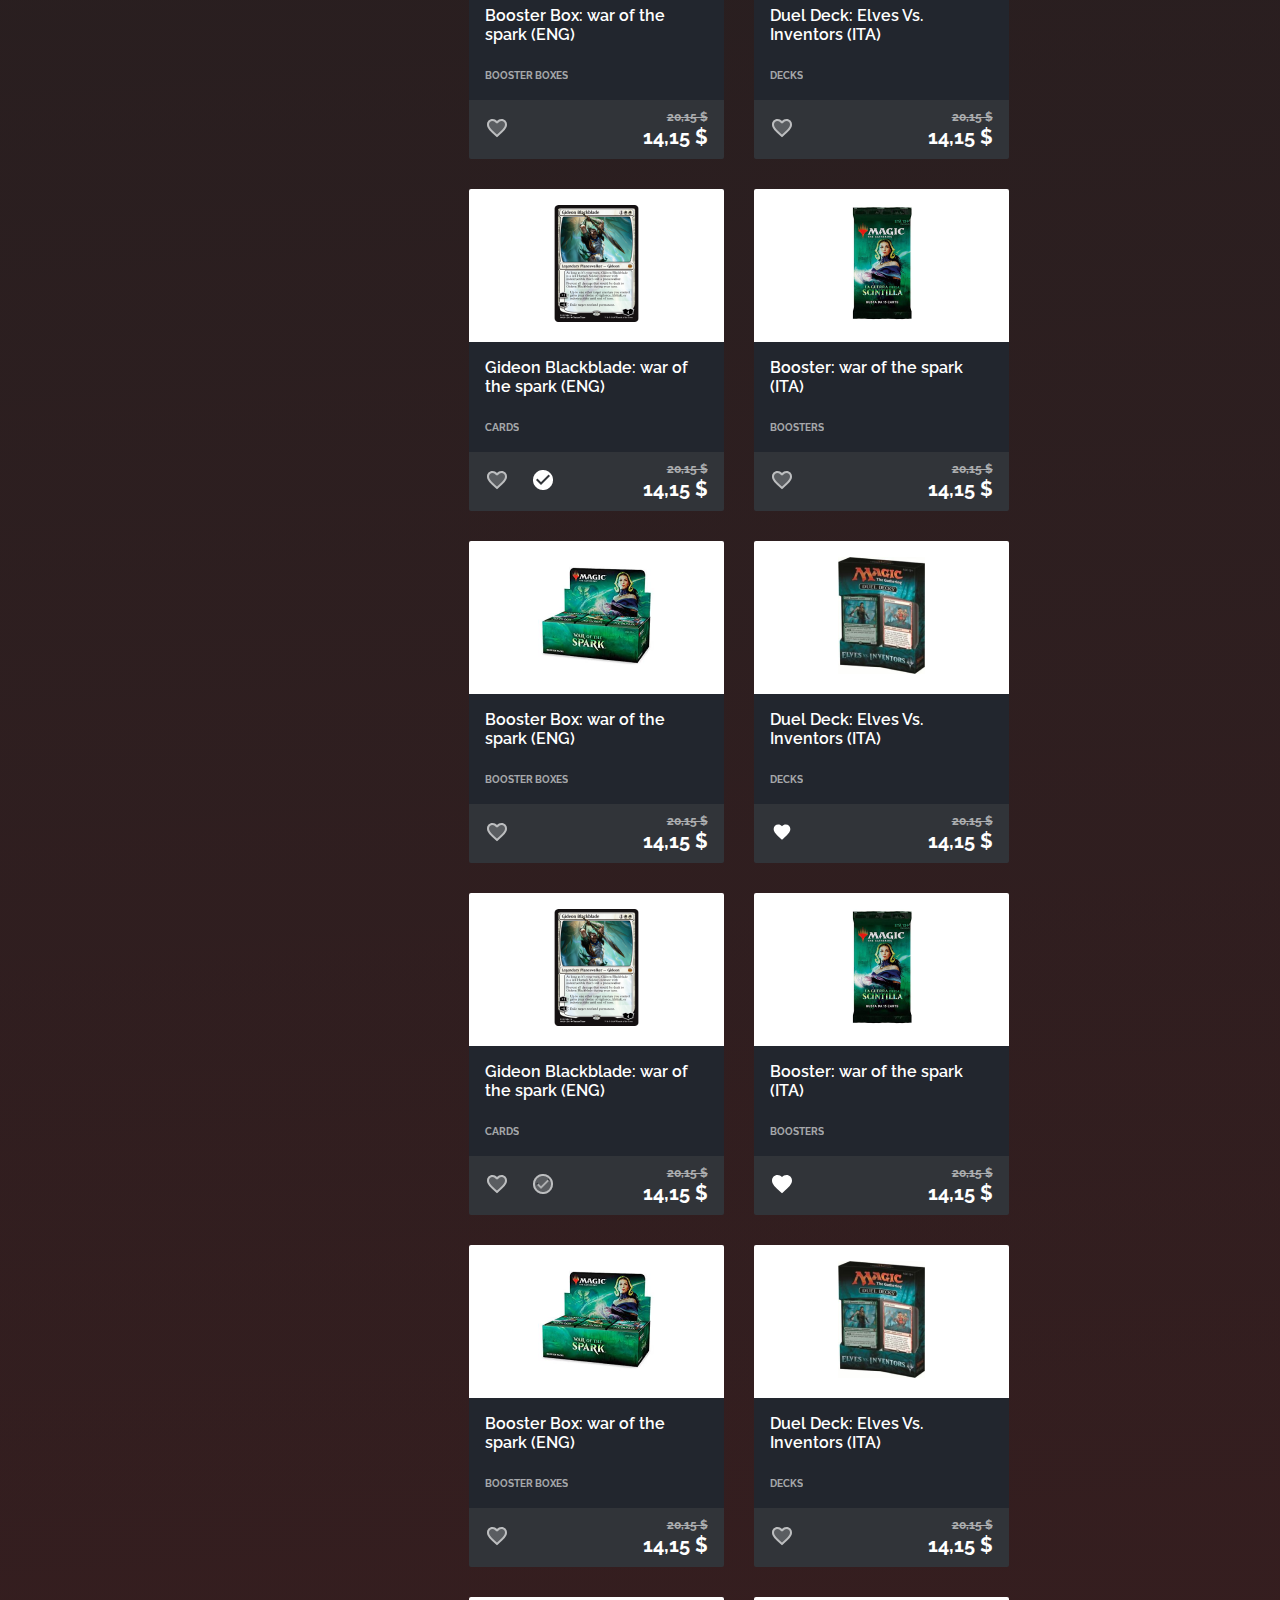
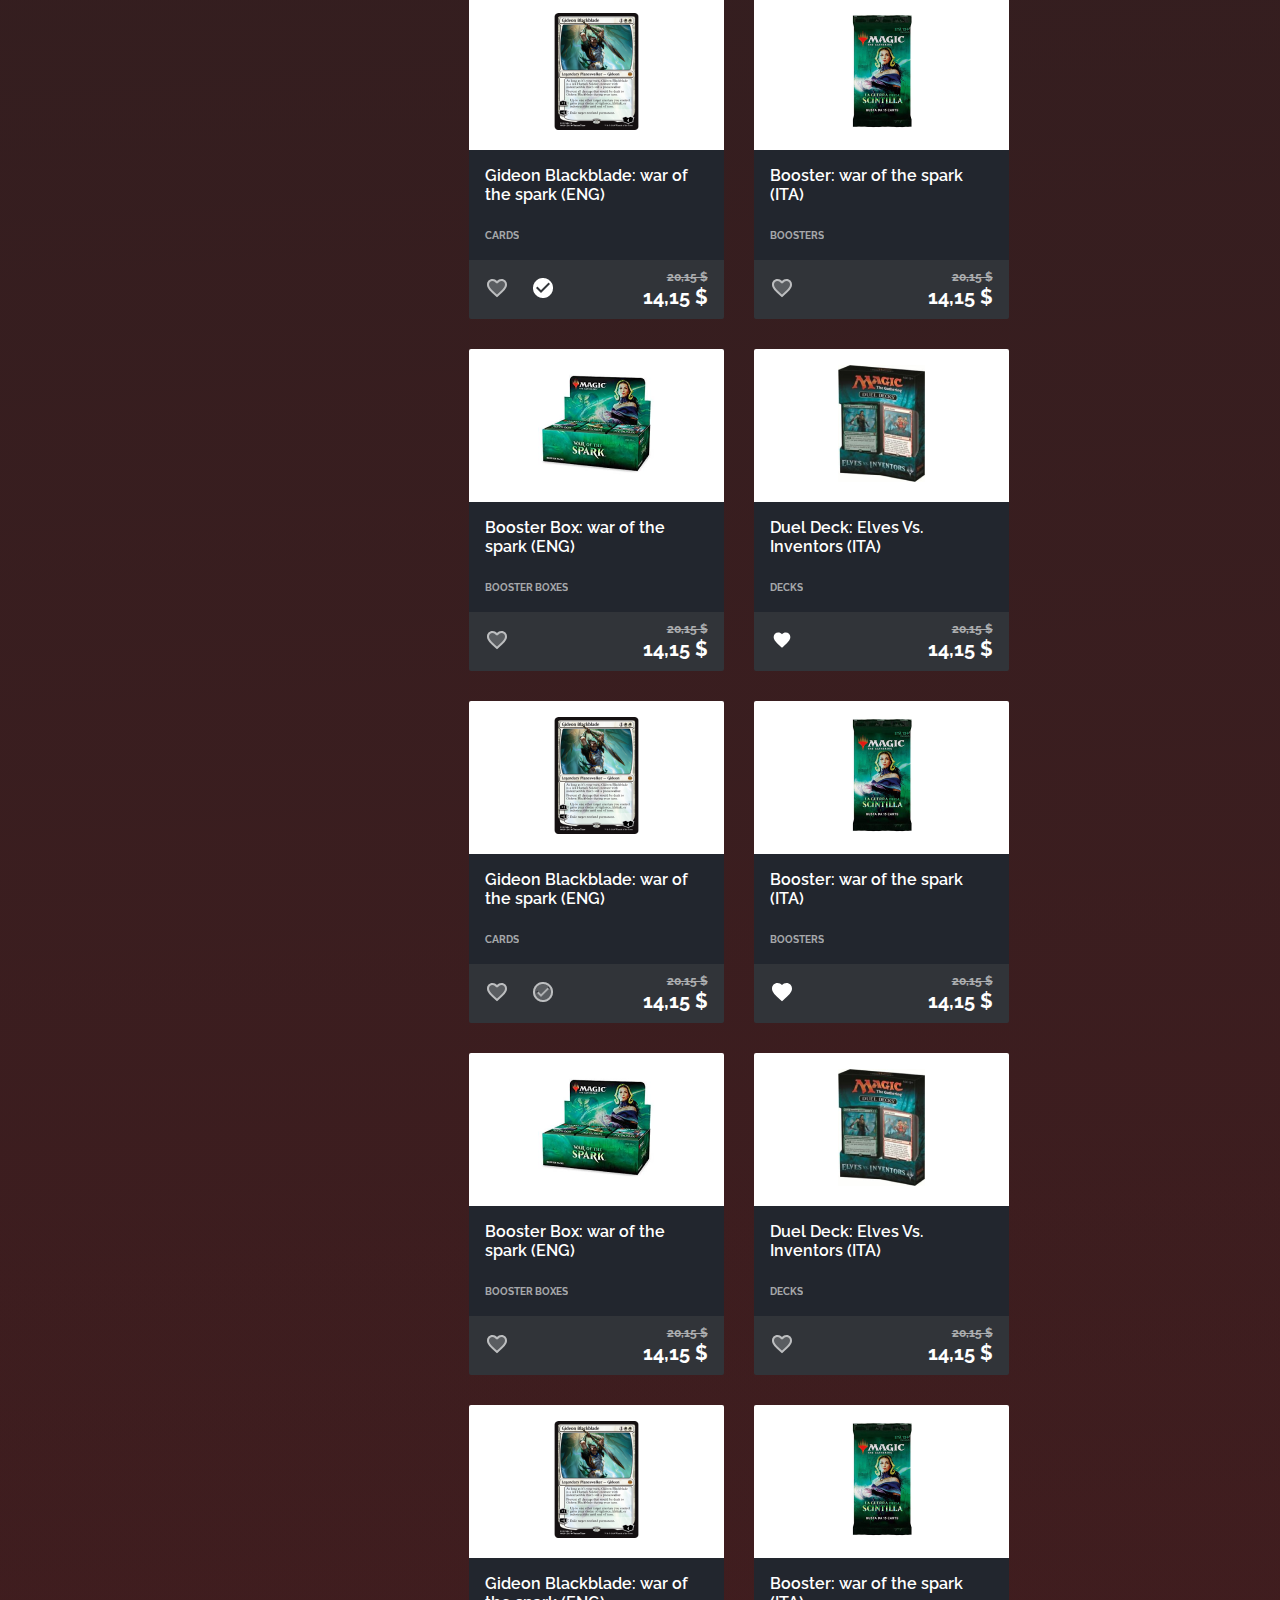
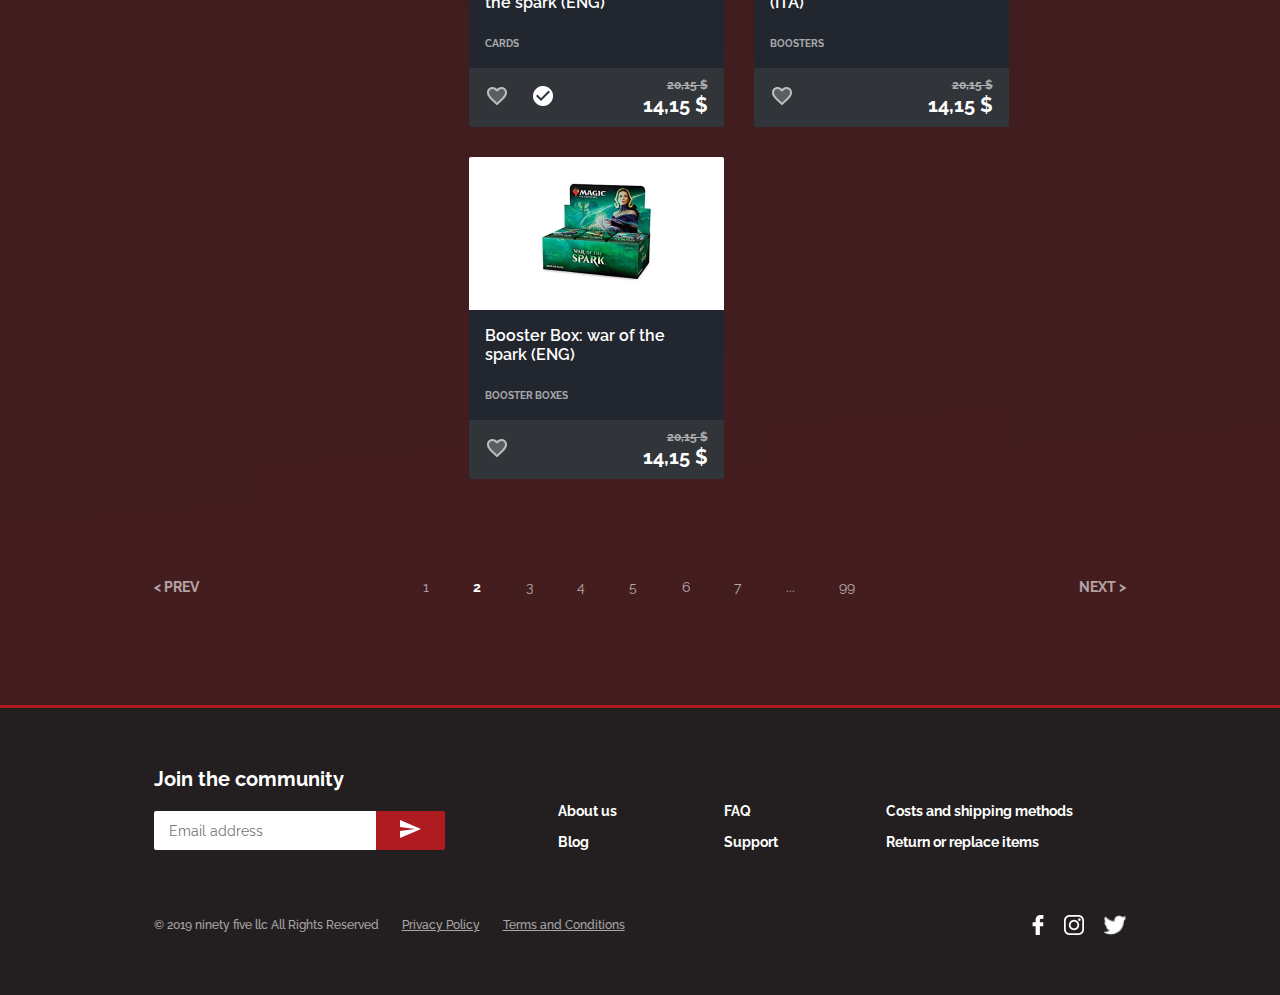
<file: search-result/index.html>
<!DOCTYPE html>
<html lang="it">
<head>
    <meta charset="UTF-8">
    <meta http-equiv="X-UA-Compatible" content="IE=edge">
    <meta name="viewport" content="width=device-width, initial-scale=1.0">
    <link rel="stylesheet" href="style.css">
    <title>Search results</title>
</head>
<body>
    <header>
        <img class="header__burger-icon" src="../assets/burger.png" alt="burger-menu">

        <img class="header__logo" src="../assets/logo-nero-1.png" alt="logo">

        <img class="header__cart-icon" src="../assets/cart.png" alt="cart">

        <div class="header__search-bar">
            <select class="search-bar__filter" name="filter-search" >
                <option value="All categories" selected>All categories</option>
            </select>
            <input class="search-bar__text" type="text" name="search" id="search" placeholder="Search">
            <button class="input-btn" type="submit">
                <img src="../assets/search.png" alt="search-icon">
            </button>
        </div>


        <div class="header__login">
            <p class="login__text">Hello, Sign in</p>
            <a class="login__link" href="#">Account</a>
        </div>

        
    </header>

    <nav>
        <a class="nav__link nav__link--first" href="#">CARDS</a>
        <a class="nav__link" href="#">BOOSTERS</a>
        <a class="nav__link" href="#">BOOSTER BOXES</a>
        <a class="nav__link" href="#">SEALED PRODUCTS</a>
        <a class="nav__link" href="#">ACCESSORIES</a>
    </nav>

    <main>
        <img class="landing-bg" src="../assets/landing-background.png" alt="background">
        <div class="page-path">
            <a class="page-path__link" href="../home/index.html">Home |</a>
            <p class="page-path__p">Search results “ca” </p>
        </div>

        <h1>SEARCH RESULT “ca” </h1>

        <section class="results-container">
            <div class="mini-results-filter">
                <p class="mini-results-filter__header">1500 results found</p>
                <div class="mini-results-filter__icons">
                    <img class="mini-results-filter__icon" src="../assets/filter1.png" alt="filter">
                    <div class="mini-results-filter__break-line"></div>
                    <img class="mini-results-filter__icon" src="../assets/filter2.png" alt="filter">
                    <img class="mini-results-filter__icon mini-results-filter__icon--last" src="../assets/filter3.png" alt="filter">
                </div>
            </div>
            <div class="results-filter">
                <div class="results-filter__header">1500 results found</div>

                <div class="filter-selector">
                    <p class="filter-title">ORDER BY</p>
                    <select class="filter-selector__select" name="price">
                        <option value="price up">Price <p>( increasing )</p></option>
                    </select>
                </div>

                <div class="filter-selector">
                    <p class="filter-title">CATEGORIES</p>
                    <select class="filter-selector__select" name="cat">
                        <option value="all">All categories</option>
                    </select>
                </div>

                <div class="filter-selector">
                    <p class="filter-title">EXPANSION</p>
                    <select class="filter-selector__select" name="expansion">
                        <option value="all">All expansion</option>
                    </select>
                </div>

                <div class="filter-language">
                    <p class="filter-title">LANGUAGES</p>
                    
                    <div class="filter-language__checkbox">
                        <div class="lang-check">
                            <input type="checkbox" id="lang1">
                            <label for="lang1">ITA</label>
                        </div>
                        
                        <div class="lang-check">
                            <input type="checkbox" id="lang2">
                            <label for="lang2">ENG</label>
                        </div>
                        
                        <div class="lang-check">
                            <input type="checkbox" id="lang3">
                            <label for="lang3">JAP</label>
                        </div>
                    </div>
                </div>

                <div class="filter-slider">
                    <p class="filter-title">PRICE</p>
                    <img src="../assets/slider regular.png" alt="slider">
                    <div class="filter-slider__prices">
                        <p>50 $</p>
                        <p>350 $</p>
                    </div>
                </div>

                <button class="clear-btn">CLEAR ALL</button>
            </div>

            <div class="cards-section">
                <div class="card">
                    <div class="card-img">
                        <img src="../assets/cards1.png" alt="carta">
                    </div>
    
                    <div class="card-text">
                        <p class="card-text__title">Gideon Blackblade: war of the spark (ENG)</p>
                        <div class="card-text-lang">
                            <div class="card-text-lang__box">IT</div>
                            <div class="card-text-lang__box">EN</div>
                            <div class="card-text-lang__box">JP</div>
                            <div class="card-text-lang__box">+4</div>
                        </div>
                        <p class="card-text__type">CARDS</p>
                    </div>
    
                    <div class="card-footer">
                        <div class="card-footer__icons">
                            <div class="card-footer__favorite-icon">
                                <img class="favorite-icon__border" src="../assets/favorite_border_white_24dp.svg" alt="cuore">
                                <img class="favorite-icon__full-white" src="../assets/favorite_white_24dp.svg" alt="favorite">
                            </div>
                            <div class="card-footer__check-icon">
                                <img class="card-footer__check-full-icon" src="../assets/done.png" alt="spunta">
                            </div>
                            
                        </div>
    
                        <div class="card-footer__price">
                            <p class="card__old-price">20,15 $</p>
                            <p class="card__new-price">14,15 $</p>
                        </div>
                    </div>
                </div>
    
                <div class="card">
                    <div class="card-img">
                        <img src="../assets/cards2.png" alt="carta">
                    </div>
    
                    <div class="card-text">
                        <p class="card-text__title">Booster: war of the spark (ITA)</p>
                        <div class="card-text-lang">
                            <div class="card-text-lang__box">IT</div>
                            <div class="card-text-lang__box">EN</div>
                            <div class="card-text-lang__box">JP</div>
                            <div class="card-text-lang__box">+4</div>
                        </div>
                        <p class="card-text__type">BOOSTERS</p>
                    </div>
    
                    <div class="card-footer">
                        <div class="card-footer__icons">
                            <div class="card-footer__favorite-icon">
                                <img class="favorite-icon__border" src="../assets/favorite_border_white_24dp.svg" alt="cuore">
                                <img class="favorite-icon__full-white" src="../assets/favorite_white_24dp.svg" alt="favorite">
                            </div>                        
                        </div>
    
                        <div class="card-footer__price">
                            <p class="card__old-price">20,15 $</p>
                            <p class="card__new-price">14,15 $</p>
                        </div>
                    </div>
                </div>
    
                <div class="card">
                    <div class="card-img">
                        <img src="../assets/cards3.png" alt="carta">
                    </div>
    
                    <div class="card-text">
                        <p class="card-text__title">Booster Box: war of the spark (ENG)</p>
                        <div class="card-text-lang">
                            <div class="card-text-lang__box">IT</div>
                            <div class="card-text-lang__box">EN</div>
                            <div class="card-text-lang__box">JP</div>
                            <div class="card-text-lang__box">+4</div>
                        </div>
                        <p class="card-text__type">BOOSTER BOXES</p>
                    </div>
    
                    <div class="card-footer">
                        <div class="card-footer__icons">
                            <div class="card-footer__favorite-icon">
                                <img class="favorite-icon__border" src="../assets/favorite_border_white_24dp.svg" alt="cuore">
                                <img class="favorite-icon__full-white" src="../assets/favorite_white_24dp.svg" alt="favorite">
                            </div>                        
                        </div>
    
                        <div class="card-footer__price">
                            <p class="card__old-price">20,15 $</p>
                            <p class="card__new-price">14,15 $</p>
                        </div>
                    </div>
                </div>
    
                <div class="card">
                    <div class="card-img">
                        <img src="../assets/cards4.png" alt="carta">
                    </div>
    
                    <div class="card-text">
                        <p class="card-text__title">Duel Deck: Elves Vs. Inventors (ITA)</p>
                        <div class="card-text-lang">
                            <div class="card-text-lang__box">IT</div>
                            <div class="card-text-lang__box">EN</div>
                            <div class="card-text-lang__box">JP</div>
                            <div class="card-text-lang__box">+4</div>
                        </div>
                        <p class="card-text__type">DECKS</p>
                    </div>
    
                    <div class="card-footer">
                        <div class="card-footer__icons">
                            <div class="card-footer__favorite-icon">
                                <img class="check-icon_full check-icon_full--selected" src="../assets/favorite_white_24dp.svg" alt="favorite">
                            </div>                        
                        </div>
    
                        <div class="card-footer__price">
                            <p class="card__old-price">20,15 $</p>
                            <p class="card__new-price">14,15 $</p>
                        </div>
                    </div>
                </div>

                <div class="card">
                    <div class="card-img">
                        <img src="../assets/cards1.png" alt="carta">
                    </div>
    
                    <div class="card-text">
                        <p class="card-text__title">Gideon Blackblade: war of the spark (ENG)</p>
                        <div class="card-text-lang">
                            <div class="card-text-lang__box">IT</div>
                            <div class="card-text-lang__box">EN</div>
                            <div class="card-text-lang__box">JP</div>
                            <div class="card-text-lang__box">+4</div>
                        </div>
                        <p class="card-text__type">CARDS</p>
                    </div>
    
                    <div class="card-footer">
                        <div class="card-footer__icons">
                            <div class="card-footer__favorite-icon">
                                <img class="favorite-icon__border" src="../assets/favorite_border_white_24dp.svg" alt="cuore">
                                <img class="favorite-icon__full-white" src="../assets/favorite_white_24dp.svg" alt="favorite">
                            </div>
                            <div class="card-footer__check-icon">
                                <img class="check-icon__border" src="../assets/done-border.png" alt="bordi spunta">
                                <img class="check-icon__full" src="../assets/done.png" alt="spunta">
                            </div>
                        </div>
    
                        <div class="card-footer__price">
                            <p class="card__old-price">20,15 $</p>
                            <p class="card__new-price">14,15 $</p>
                        </div>
                    </div>
                </div>
    
                <div class="card">
                    <div class="card-img">
                        <img src="../assets/cards2.png" alt="carta">
                    </div>
    
                    <div class="card-text">
                        <p class="card-text__title">Booster: war of the spark (ITA)</p>
                        <div class="card-text-lang">
                            <div class="card-text-lang__box">IT</div>
                            <div class="card-text-lang__box">EN</div>
                            <div class="card-text-lang__box">JP</div>
                            <div class="card-text-lang__box">+4</div>
                        </div>
                        <p class="card-text__type">BOOSTERS</p>
                    </div>
    
                    <div class="card-footer">
                        <div class="card-footer__icons">
                            <div class="card-footer__favorite-icon">
                                <img class="favorite-icon__full-white favorite-icon__full-white--selected" src="../assets/favorite_white_24dp.svg" alt="favorite">
                            </div>                               
                        </div>
    
                        <div class="card-footer__price">
                            <p class="card__old-price">20,15 $</p>
                            <p class="card__new-price">14,15 $</p>
                        </div>
                    </div>
                </div>
    
                <div class="card">
                    <div class="card-img">
                        <img src="../assets/cards3.png" alt="carta">
                    </div>
    
                    <div class="card-text">
                        <p class="card-text__title">Booster Box: war of the spark (ENG)</p>
                        <div class="card-text-lang">
                            <div class="card-text-lang__box">IT</div>
                            <div class="card-text-lang__box">EN</div>
                            <div class="card-text-lang__box">JP</div>
                            <div class="card-text-lang__box">+4</div>
                        </div>
                        <p class="card-text__type">BOOSTER BOXES</p>
                    </div>
    
                    <div class="card-footer">
                        <div class="card-footer__icons">
                            <div class="card-footer__favorite-icon">
                                <img class="favorite-icon__border" src="../assets/favorite_border_white_24dp.svg" alt="cuore">
                                <img class="favorite-icon__full-white" src="../assets/favorite_white_24dp.svg" alt="favorite">
                            </div>                        
                        </div>
    
                        <div class="card-footer__price">
                            <p class="card__old-price">20,15 $</p>
                            <p class="card__new-price">14,15 $</p>
                        </div>
                    </div>
                </div>
    
                <div class="card">
                    <div class="card-img">
                        <img src="../assets/cards4.png" alt="carta">
                    </div>
    
                    <div class="card-text">
                        <p class="card-text__title">Duel Deck: Elves Vs. Inventors (ITA)</p>
                        <div class="card-text-lang">
                            <div class="card-text-lang__box">IT</div>
                            <div class="card-text-lang__box">EN</div>
                            <div class="card-text-lang__box">JP</div>
                            <div class="card-text-lang__box">+4</div>
                        </div>
                        <p class="card-text__type">DECKS</p>
                    </div>
    
                    <div class="card-footer">
                        <div class="card-footer__icons">
                            <div class="card-footer__favorite-icon">
                                <img class="favorite-icon__border" src="../assets/favorite_border_white_24dp.svg" alt="cuore">
                                <img class="favorite-icon__full-white" src="../assets/favorite_white_24dp.svg" alt="favorite">
                            </div>     
                        </div>
    
                        <div class="card-footer__price">
                            <p class="card__old-price">20,15 $</p>
                            <p class="card__new-price">14,15 $</p>
                        </div>
                    </div>
                </div>

                <div class="card">
                    <div class="card-img">
                        <img src="../assets/cards1.png" alt="carta">
                    </div>
    
                    <div class="card-text">
                        <p class="card-text__title">Gideon Blackblade: war of the spark (ENG)</p>
                        <div class="card-text-lang">
                            <div class="card-text-lang__box">IT</div>
                            <div class="card-text-lang__box">EN</div>
                            <div class="card-text-lang__box">JP</div>
                            <div class="card-text-lang__box">+4</div>
                        </div>
                        <p class="card-text__type">CARDS</p>
                    </div>
    
                    <div class="card-footer">
                        <div class="card-footer__icons">
                            <div class="card-footer__favorite-icon">
                                <img class="favorite-icon__border" src="../assets/favorite_border_white_24dp.svg" alt="cuore">
                                <img class="favorite-icon__full-white" src="../assets/favorite_white_24dp.svg" alt="favorite">
                            </div>
                            <div class="card-footer__check-icon">
                                <img class="card-footer__check-full-icon" src="../assets/done.png" alt="spunta">
                            </div>
                            
                        </div>
    
                        <div class="card-footer__price">
                            <p class="card__old-price">20,15 $</p>
                            <p class="card__new-price">14,15 $</p>
                        </div>
                    </div>
                </div>
    
                <div class="card">
                    <div class="card-img">
                        <img src="../assets/cards2.png" alt="carta">
                    </div>
    
                    <div class="card-text">
                        <p class="card-text__title">Booster: war of the spark (ITA)</p>
                        <div class="card-text-lang">
                            <div class="card-text-lang__box">IT</div>
                            <div class="card-text-lang__box">EN</div>
                            <div class="card-text-lang__box">JP</div>
                            <div class="card-text-lang__box">+4</div>
                        </div>
                        <p class="card-text__type">BOOSTERS</p>
                    </div>
    
                    <div class="card-footer">
                        <div class="card-footer__icons">
                            <div class="card-footer__favorite-icon">
                                <img class="favorite-icon__border" src="../assets/favorite_border_white_24dp.svg" alt="cuore">
                                <img class="favorite-icon__full-white" src="../assets/favorite_white_24dp.svg" alt="favorite">
                            </div>                        
                        </div>
    
                        <div class="card-footer__price">
                            <p class="card__old-price">20,15 $</p>
                            <p class="card__new-price">14,15 $</p>
                        </div>
                    </div>
                </div>
    
                <div class="card">
                    <div class="card-img">
                        <img src="../assets/cards3.png" alt="carta">
                    </div>
    
                    <div class="card-text">
                        <p class="card-text__title">Booster Box: war of the spark (ENG)</p>
                        <div class="card-text-lang">
                            <div class="card-text-lang__box">IT</div>
                            <div class="card-text-lang__box">EN</div>
                            <div class="card-text-lang__box">JP</div>
                            <div class="card-text-lang__box">+4</div>
                        </div>
                        <p class="card-text__type">BOOSTER BOXES</p>
                    </div>
    
                    <div class="card-footer">
                        <div class="card-footer__icons">
                            <div class="card-footer__favorite-icon">
                                <img class="favorite-icon__border" src="../assets/favorite_border_white_24dp.svg" alt="cuore">
                                <img class="favorite-icon__full-white" src="../assets/favorite_white_24dp.svg" alt="favorite">
                            </div>                        
                        </div>
    
                        <div class="card-footer__price">
                            <p class="card__old-price">20,15 $</p>
                            <p class="card__new-price">14,15 $</p>
                        </div>
                    </div>
                </div>
    
                <div class="card">
                    <div class="card-img">
                        <img src="../assets/cards4.png" alt="carta">
                    </div>
    
                    <div class="card-text">
                        <p class="card-text__title">Duel Deck: Elves Vs. Inventors (ITA)</p>
                        <div class="card-text-lang">
                            <div class="card-text-lang__box">IT</div>
                            <div class="card-text-lang__box">EN</div>
                            <div class="card-text-lang__box">JP</div>
                            <div class="card-text-lang__box">+4</div>
                        </div>
                        <p class="card-text__type">DECKS</p>
                    </div>
    
                    <div class="card-footer">
                        <div class="card-footer__icons">
                            <div class="card-footer__favorite-icon">
                                <img class="check-icon_full check-icon_full--selected" src="../assets/favorite_white_24dp.svg" alt="favorite">
                            </div>                        
                        </div>
    
                        <div class="card-footer__price">
                            <p class="card__old-price">20,15 $</p>
                            <p class="card__new-price">14,15 $</p>
                        </div>
                    </div>
                </div>

                <div class="card">
                    <div class="card-img">
                        <img src="../assets/cards1.png" alt="carta">
                    </div>
    
                    <div class="card-text">
                        <p class="card-text__title">Gideon Blackblade: war of the spark (ENG)</p>
                        <div class="card-text-lang">
                            <div class="card-text-lang__box">IT</div>
                            <div class="card-text-lang__box">EN</div>
                            <div class="card-text-lang__box">JP</div>
                            <div class="card-text-lang__box">+4</div>
                        </div>
                        <p class="card-text__type">CARDS</p>
                    </div>
    
                    <div class="card-footer">
                        <div class="card-footer__icons">
                            <div class="card-footer__favorite-icon">
                                <img class="favorite-icon__border" src="../assets/favorite_border_white_24dp.svg" alt="cuore">
                                <img class="favorite-icon__full-white" src="../assets/favorite_white_24dp.svg" alt="favorite">
                            </div>
                            <div class="card-footer__check-icon">
                                <img class="check-icon__border" src="../assets/done-border.png" alt="bordi spunta">
                                <img class="check-icon__full" src="../assets/done.png" alt="spunta">
                            </div>
                        </div>
    
                        <div class="card-footer__price">
                            <p class="card__old-price">20,15 $</p>
                            <p class="card__new-price">14,15 $</p>
                        </div>
                    </div>
                </div>
    
                <div class="card">
                    <div class="card-img">
                        <img src="../assets/cards2.png" alt="carta">
                    </div>
    
                    <div class="card-text">
                        <p class="card-text__title">Booster: war of the spark (ITA)</p>
                        <div class="card-text-lang">
                            <div class="card-text-lang__box">IT</div>
                            <div class="card-text-lang__box">EN</div>
                            <div class="card-text-lang__box">JP</div>
                            <div class="card-text-lang__box">+4</div>
                        </div>
                        <p class="card-text__type">BOOSTERS</p>
                    </div>
    
                    <div class="card-footer">
                        <div class="card-footer__icons">
                            <div class="card-footer__favorite-icon">
                                <img class="favorite-icon__full-white favorite-icon__full-white--selected" src="../assets/favorite_white_24dp.svg" alt="favorite">
                            </div>                               
                        </div>
    
                        <div class="card-footer__price">
                            <p class="card__old-price">20,15 $</p>
                            <p class="card__new-price">14,15 $</p>
                        </div>
                    </div>
                </div>
    
                <div class="card">
                    <div class="card-img">
                        <img src="../assets/cards3.png" alt="carta">
                    </div>
    
                    <div class="card-text">
                        <p class="card-text__title">Booster Box: war of the spark (ENG)</p>
                        <div class="card-text-lang">
                            <div class="card-text-lang__box">IT</div>
                            <div class="card-text-lang__box">EN</div>
                            <div class="card-text-lang__box">JP</div>
                            <div class="card-text-lang__box">+4</div>
                        </div>
                        <p class="card-text__type">BOOSTER BOXES</p>
                    </div>
    
                    <div class="card-footer">
                        <div class="card-footer__icons">
                            <div class="card-footer__favorite-icon">
                                <img class="favorite-icon__border" src="../assets/favorite_border_white_24dp.svg" alt="cuore">
                                <img class="favorite-icon__full-white" src="../assets/favorite_white_24dp.svg" alt="favorite">
                            </div>                        
                        </div>
    
                        <div class="card-footer__price">
                            <p class="card__old-price">20,15 $</p>
                            <p class="card__new-price">14,15 $</p>
                        </div>
                    </div>
                </div>
    
                <div class="card">
                    <div class="card-img">
                        <img src="../assets/cards4.png" alt="carta">
                    </div>
    
                    <div class="card-text">
                        <p class="card-text__title">Duel Deck: Elves Vs. Inventors (ITA)</p>
                        <div class="card-text-lang">
                            <div class="card-text-lang__box">IT</div>
                            <div class="card-text-lang__box">EN</div>
                            <div class="card-text-lang__box">JP</div>
                            <div class="card-text-lang__box">+4</div>
                        </div>
                        <p class="card-text__type">DECKS</p>
                    </div>
    
                    <div class="card-footer">
                        <div class="card-footer__icons">
                            <div class="card-footer__favorite-icon">
                                <img class="favorite-icon__border" src="../assets/favorite_border_white_24dp.svg" alt="cuore">
                                <img class="favorite-icon__full-white" src="../assets/favorite_white_24dp.svg" alt="favorite">
                            </div>     
                        </div>
    
                        <div class="card-footer__price">
                            <p class="card__old-price">20,15 $</p>
                            <p class="card__new-price">14,15 $</p>
                        </div>
                    </div>
                </div>

                <div class="card">
                    <div class="card-img">
                        <img src="../assets/cards1.png" alt="carta">
                    </div>
    
                    <div class="card-text">
                        <p class="card-text__title">Gideon Blackblade: war of the spark (ENG)</p>
                        <div class="card-text-lang">
                            <div class="card-text-lang__box">IT</div>
                            <div class="card-text-lang__box">EN</div>
                            <div class="card-text-lang__box">JP</div>
                            <div class="card-text-lang__box">+4</div>
                        </div>
                        <p class="card-text__type">CARDS</p>
                    </div>
    
                    <div class="card-footer">
                        <div class="card-footer__icons">
                            <div class="card-footer__favorite-icon">
                                <img class="favorite-icon__border" src="../assets/favorite_border_white_24dp.svg" alt="cuore">
                                <img class="favorite-icon__full-white" src="../assets/favorite_white_24dp.svg" alt="favorite">
                            </div>
                            <div class="card-footer__check-icon">
                                <img class="card-footer__check-full-icon" src="../assets/done.png" alt="spunta">
                            </div>
                            
                        </div>
    
                        <div class="card-footer__price">
                            <p class="card__old-price">20,15 $</p>
                            <p class="card__new-price">14,15 $</p>
                        </div>
                    </div>
                </div>
    
                <div class="card">
                    <div class="card-img">
                        <img src="../assets/cards2.png" alt="carta">
                    </div>
    
                    <div class="card-text">
                        <p class="card-text__title">Booster: war of the spark (ITA)</p>
                        <div class="card-text-lang">
                            <div class="card-text-lang__box">IT</div>
                            <div class="card-text-lang__box">EN</div>
                            <div class="card-text-lang__box">JP</div>
                            <div class="card-text-lang__box">+4</div>
                        </div>
                        <p class="card-text__type">BOOSTERS</p>
                    </div>
    
                    <div class="card-footer">
                        <div class="card-footer__icons">
                            <div class="card-footer__favorite-icon">
                                <img class="favorite-icon__border" src="../assets/favorite_border_white_24dp.svg" alt="cuore">
                                <img class="favorite-icon__full-white" src="../assets/favorite_white_24dp.svg" alt="favorite">
                            </div>                        
                        </div>
    
                        <div class="card-footer__price">
                            <p class="card__old-price">20,15 $</p>
                            <p class="card__new-price">14,15 $</p>
                        </div>
                    </div>
                </div>
    
                <div class="card">
                    <div class="card-img">
                        <img src="../assets/cards3.png" alt="carta">
                    </div>
    
                    <div class="card-text">
                        <p class="card-text__title">Booster Box: war of the spark (ENG)</p>
                        <div class="card-text-lang">
                            <div class="card-text-lang__box">IT</div>
                            <div class="card-text-lang__box">EN</div>
                            <div class="card-text-lang__box">JP</div>
                            <div class="card-text-lang__box">+4</div>
                        </div>
                        <p class="card-text__type">BOOSTER BOXES</p>
                    </div>
    
                    <div class="card-footer">
                        <div class="card-footer__icons">
                            <div class="card-footer__favorite-icon">
                                <img class="favorite-icon__border" src="../assets/favorite_border_white_24dp.svg" alt="cuore">
                                <img class="favorite-icon__full-white" src="../assets/favorite_white_24dp.svg" alt="favorite">
                            </div>                        
                        </div>
    
                        <div class="card-footer__price">
                            <p class="card__old-price">20,15 $</p>
                            <p class="card__new-price">14,15 $</p>
                        </div>
                    </div>
                </div>
    
                <div class="card">
                    <div class="card-img">
                        <img src="../assets/cards4.png" alt="carta">
                    </div>
    
                    <div class="card-text">
                        <p class="card-text__title">Duel Deck: Elves Vs. Inventors (ITA)</p>
                        <div class="card-text-lang">
                            <div class="card-text-lang__box">IT</div>
                            <div class="card-text-lang__box">EN</div>
                            <div class="card-text-lang__box">JP</div>
                            <div class="card-text-lang__box">+4</div>
                        </div>
                        <p class="card-text__type">DECKS</p>
                    </div>
    
                    <div class="card-footer">
                        <div class="card-footer__icons">
                            <div class="card-footer__favorite-icon">
                                <img class="check-icon_full check-icon_full--selected" src="../assets/favorite_white_24dp.svg" alt="favorite">
                            </div>                        
                        </div>
    
                        <div class="card-footer__price">
                            <p class="card__old-price">20,15 $</p>
                            <p class="card__new-price">14,15 $</p>
                        </div>
                    </div>
                </div>

                <div class="card">
                    <div class="card-img">
                        <img src="../assets/cards1.png" alt="carta">
                    </div>
    
                    <div class="card-text">
                        <p class="card-text__title">Gideon Blackblade: war of the spark (ENG)</p>
                        <div class="card-text-lang">
                            <div class="card-text-lang__box">IT</div>
                            <div class="card-text-lang__box">EN</div>
                            <div class="card-text-lang__box">JP</div>
                            <div class="card-text-lang__box">+4</div>
                        </div>
                        <p class="card-text__type">CARDS</p>
                    </div>
    
                    <div class="card-footer">
                        <div class="card-footer__icons">
                            <div class="card-footer__favorite-icon">
                                <img class="favorite-icon__border" src="../assets/favorite_border_white_24dp.svg" alt="cuore">
                                <img class="favorite-icon__full-white" src="../assets/favorite_white_24dp.svg" alt="favorite">
                            </div>
                            <div class="card-footer__check-icon">
                                <img class="check-icon__border" src="../assets/done-border.png" alt="bordi spunta">
                                <img class="check-icon__full" src="../assets/done.png" alt="spunta">
                            </div>
                        </div>
    
                        <div class="card-footer__price">
                            <p class="card__old-price">20,15 $</p>
                            <p class="card__new-price">14,15 $</p>
                        </div>
                    </div>
                </div>
    
                <div class="card">
                    <div class="card-img">
                        <img src="../assets/cards2.png" alt="carta">
                    </div>
    
                    <div class="card-text">
                        <p class="card-text__title">Booster: war of the spark (ITA)</p>
                        <div class="card-text-lang">
                            <div class="card-text-lang__box">IT</div>
                            <div class="card-text-lang__box">EN</div>
                            <div class="card-text-lang__box">JP</div>
                            <div class="card-text-lang__box">+4</div>
                        </div>
                        <p class="card-text__type">BOOSTERS</p>
                    </div>
    
                    <div class="card-footer">
                        <div class="card-footer__icons">
                            <div class="card-footer__favorite-icon">
                                <img class="favorite-icon__full-white favorite-icon__full-white--selected" src="../assets/favorite_white_24dp.svg" alt="favorite">
                            </div>                               
                        </div>
    
                        <div class="card-footer__price">
                            <p class="card__old-price">20,15 $</p>
                            <p class="card__new-price">14,15 $</p>
                        </div>
                    </div>
                </div>
    
                <div class="card">
                    <div class="card-img">
                        <img src="../assets/cards3.png" alt="carta">
                    </div>
    
                    <div class="card-text">
                        <p class="card-text__title">Booster Box: war of the spark (ENG)</p>
                        <div class="card-text-lang">
                            <div class="card-text-lang__box">IT</div>
                            <div class="card-text-lang__box">EN</div>
                            <div class="card-text-lang__box">JP</div>
                            <div class="card-text-lang__box">+4</div>
                        </div>
                        <p class="card-text__type">BOOSTER BOXES</p>
                    </div>
    
                    <div class="card-footer">
                        <div class="card-footer__icons">
                            <div class="card-footer__favorite-icon">
                                <img class="favorite-icon__border" src="../assets/favorite_border_white_24dp.svg" alt="cuore">
                                <img class="favorite-icon__full-white" src="../assets/favorite_white_24dp.svg" alt="favorite">
                            </div>                        
                        </div>
    
                        <div class="card-footer__price">
                            <p class="card__old-price">20,15 $</p>
                            <p class="card__new-price">14,15 $</p>
                        </div>
                    </div>
                </div>
    
                <div class="card">
                    <div class="card-img">
                        <img src="../assets/cards4.png" alt="carta">
                    </div>
    
                    <div class="card-text">
                        <p class="card-text__title">Duel Deck: Elves Vs. Inventors (ITA)</p>
                        <div class="card-text-lang">
                            <div class="card-text-lang__box">IT</div>
                            <div class="card-text-lang__box">EN</div>
                            <div class="card-text-lang__box">JP</div>
                            <div class="card-text-lang__box">+4</div>
                        </div>
                        <p class="card-text__type">DECKS</p>
                    </div>
    
                    <div class="card-footer">
                        <div class="card-footer__icons">
                            <div class="card-footer__favorite-icon">
                                <img class="favorite-icon__border" src="../assets/favorite_border_white_24dp.svg" alt="cuore">
                                <img class="favorite-icon__full-white" src="../assets/favorite_white_24dp.svg" alt="favorite">
                            </div>     
                        </div>
    
                        <div class="card-footer__price">
                            <p class="card__old-price">20,15 $</p>
                            <p class="card__new-price">14,15 $</p>
                        </div>
                    </div>
                </div>

                <div class="card">
                    <div class="card-img">
                        <img src="../assets/cards1.png" alt="carta">
                    </div>
    
                    <div class="card-text">
                        <p class="card-text__title">Gideon Blackblade: war of the spark (ENG)</p>
                        <div class="card-text-lang">
                            <div class="card-text-lang__box">IT</div>
                            <div class="card-text-lang__box">EN</div>
                            <div class="card-text-lang__box">JP</div>
                            <div class="card-text-lang__box">+4</div>
                        </div>
                        <p class="card-text__type">CARDS</p>
                    </div>
    
                    <div class="card-footer">
                        <div class="card-footer__icons">
                            <div class="card-footer__favorite-icon">
                                <img class="favorite-icon__border" src="../assets/favorite_border_white_24dp.svg" alt="cuore">
                                <img class="favorite-icon__full-white" src="../assets/favorite_white_24dp.svg" alt="favorite">
                            </div>
                            <div class="card-footer__check-icon">
                                <img class="card-footer__check-full-icon" src="../assets/done.png" alt="spunta">
                            </div>
                            
                        </div>
    
                        <div class="card-footer__price">
                            <p class="card__old-price">20,15 $</p>
                            <p class="card__new-price">14,15 $</p>
                        </div>
                    </div>
                </div>
    
                <div class="card">
                    <div class="card-img">
                        <img src="../assets/cards2.png" alt="carta">
                    </div>
    
                    <div class="card-text">
                        <p class="card-text__title">Booster: war of the spark (ITA)</p>
                        <div class="card-text-lang">
                            <div class="card-text-lang__box">IT</div>
                            <div class="card-text-lang__box">EN</div>
                            <div class="card-text-lang__box">JP</div>
                            <div class="card-text-lang__box">+4</div>
                        </div>
                        <p class="card-text__type">BOOSTERS</p>
                    </div>
    
                    <div class="card-footer">
                        <div class="card-footer__icons">
                            <div class="card-footer__favorite-icon">
                                <img class="favorite-icon__border" src="../assets/favorite_border_white_24dp.svg" alt="cuore">
                                <img class="favorite-icon__full-white" src="../assets/favorite_white_24dp.svg" alt="favorite">
                            </div>                        
                        </div>
    
                        <div class="card-footer__price">
                            <p class="card__old-price">20,15 $</p>
                            <p class="card__new-price">14,15 $</p>
                        </div>
                    </div>
                </div>

                <div class="card">
                    <div class="card-img">
                        <img src="../assets/cards3.png" alt="carta">
                    </div>
    
                    <div class="card-text">
                        <p class="card-text__title">Booster Box: war of the spark (ENG)</p>
                        <div class="card-text-lang">
                            <div class="card-text-lang__box">IT</div>
                            <div class="card-text-lang__box">EN</div>
                            <div class="card-text-lang__box">JP</div>
                            <div class="card-text-lang__box">+4</div>
                        </div>
                        <p class="card-text__type">BOOSTER BOXES</p>
                    </div>
    
                    <div class="card-footer">
                        <div class="card-footer__icons">
                            <div class="card-footer__favorite-icon">
                                <img class="favorite-icon__border" src="../assets/favorite_border_white_24dp.svg" alt="cuore">
                                <img class="favorite-icon__full-white" src="../assets/favorite_white_24dp.svg" alt="favorite">
                            </div>                        
                        </div>
    
                        <div class="card-footer__price">
                            <p class="card__old-price">20,15 $</p>
                            <p class="card__new-price">14,15 $</p>
                        </div>
                    </div>
                </div>
    
            </div>
        </section>

        <div class="page-navigation">
            <p class="page-navigation__prev-next">< PREV</p>
            <ul>
                <li class="page-navigation__number">1</li>
                <li class="page-navigation__number page-navigation__number--selected">2</li>
                <li class="page-navigation__number">3</li>
                <li class="page-navigation__number">4</li>
                <li class="page-navigation__number">5</li>
                <li class="page-navigation__number">6</li>
                <li class="page-navigation__number">7</li>
                <li class="page-navigation__number">...</li>
                <li class="page-navigation__number">99</li>
            </ul>
            <p  class="page-navigation__prev-next">NEXT ></p>
        </div>
    </main>

    <footer>
        <section class="top-footer">
            <div class="newsletter-footer">
                <p class="newsletter__title">Join the community</p>
                <div class="email-bar email-bar--footer">
                    <input class="email-bar__txt" type="email" placeholder="Email address">
                    <button class="input-btn input-btn--email" type="submit">
                        <img src="../assets/send.svg" alt="send">
                    </button>
                </div>
            </div>
    
            <div class="link-list-container">
                <ul class="footer-list">
                    <li class="footer-list_link">About us</li>
                    <li class="footer-list_link">Blog</li>
                </ul>
                <ul class="footer-list">
                    <li class="footer-list_link">FAQ</li>
                    <li class="footer-list_link">Support</li>
                </ul>
                <ul class="footer-list">
                    <li class="footer-list_link">Costs and shipping methods</li>
                    <li class="footer-list_link">Return or replace items</li>
                </ul>
        </section>

        <section class="bottom-footer">
            <div class="bottom-footer__link">
                <p>© 2019 ninety five llc  All Rights Reserved</p>
                <a href="#">Privacy Policy</a>
                <a href="#">Terms and Conditions</a>
            </div>

            <div class="social-icons">
                <img src="../assets/fb.png" alt="facebook">
                <img src="../assets/inst.png" alt="instagram">
                <img src="../assets/twt.png" alt="twitter">
            </div>
        </section>
        
    </footer>
</body>
</html>
</file>
<file: home/style.css>
* {
  margin: 0;
  padding: 0;
  -webkit-box-sizing: border-box;
          box-sizing: border-box;
}

@font-face {
  font-family: Raleway;
  src: url("../fonts/Raleway-VariableFont_wght.ttf");
  font-style: normal;
  font-weight: 400 800;
}

@font-face {
  font-family: Eczar;
  src: url("../fonts/Eczar-Bold.ttf");
  font-style: normal;
  font-weight: 700;
}

a {
  text-decoration: none;
  color: inherit;
}

header {
  background: #231F20;
  padding: 15px 12%;
  display: -webkit-box;
  display: -ms-flexbox;
  display: flex;
  -webkit-box-align: center;
      -ms-flex-align: center;
          align-items: center;
  -webkit-box-pack: start;
      -ms-flex-pack: start;
          justify-content: flex-start;
  gap: 30px;
}

header .header__burger-icon {
  display: none;
}

header .header__logo {
  height: 24px;
  width: 181px;
}

header .header__cart-icon {
  height: 20px;
  margin-left: auto;
  -webkit-box-ordinal-group: 5;
      -ms-flex-order: 4;
          order: 4;
}

header .header__search-bar {
  display: -webkit-box;
  display: -ms-flexbox;
  display: flex;
  width: 100%;
  max-height: 36px;
  -ms-flex-preferred-size: 57%;
      flex-basis: 57%;
}

header .header__search-bar .search-bar__filter {
  background: #F1F1F1;
  -webkit-box-shadow: inset -1px 0px 0px #E4E4E4;
          box-shadow: inset -1px 0px 0px #E4E4E4;
  font-family: 'Raleway';
  font-weight: 600;
  font-size: 14px;
  line-height: 16px;
  -webkit-box-align: center;
      -ms-flex-align: center;
          align-items: center;
  border: 0;
  border-radius: 2px 0 0 2px;
  padding: 10px 15px;
  padding-right: 2rem;
  -webkit-appearance: none;
     -moz-appearance: none;
          appearance: none;
  background-image: url("data:image/svg+xml;utf8,<svg fill='black' height='24' viewBox='0 0 24 24' width='24' xmlns='http://www.w3.org/2000/svg'><path d='M7 10l5 5 5-5z'/><path d='M0 0h24v24H0z' fill='none'/></svg>");
  background-repeat: no-repeat;
  background-position-x: 100%;
  background-position-y: 50%;
}

header .header__search-bar .search-bar__text {
  border: 0;
  font-family: 'Raleway';
  font-style: normal;
  font-weight: 400;
  font-size: 14px;
  line-height: 149.5%;
  padding-left: 15px;
  width: 100%;
}

header .header__login {
  display: -webkit-box;
  display: -ms-flexbox;
  display: flex;
  -webkit-box-orient: vertical;
  -webkit-box-direction: normal;
      -ms-flex-direction: column;
          flex-direction: column;
  -webkit-box-align: start;
      -ms-flex-align: start;
          align-items: flex-start;
  gap: 2px;
}

header .header__login .login__text {
  font-family: 'Raleway';
  font-style: normal;
  font-weight: 400;
  font-size: 12px;
  line-height: 14px;
  color: #FFFFFF;
}

header .header__login .login__link {
  font-family: 'Raleway';
  font-style: normal;
  font-weight: 700;
  font-size: 14px;
  line-height: 16px;
  color: #FFFFFF;
  background-image: url("data:image/svg+xml;utf8,<svg fill='white' height='24' viewBox='0 0 24 24' width='24' xmlns='http://www.w3.org/2000/svg'><path d='M7 10l5 5 5-5z'/><path d='M0 0h24v24H0z' fill='none'/></svg>");
  background-repeat: no-repeat;
  background-position-x: 100%;
  background-position-y: 50%;
  padding-right: 32px;
}

.input-btn {
  background-color: #AE1B21;
  border: 0;
  border-radius: 0 2px 2px 0;
  padding: 2px 24px 0 24px;
}

.input-btn--email {
  padding-top: 9px;
  padding-bottom: 9px;
  height: 100%;
}

nav {
  background-color: #AE1B21;
  display: -webkit-box;
  display: -ms-flexbox;
  display: flex;
  padding-left: 12%;
}

nav .nav__link {
  padding: 16px;
  color: white;
  font-family: 'Raleway';
  font-style: normal;
  font-weight: 700;
  font-size: 14px;
  line-height: 16px;
  opacity: 0.6;
}

nav .nav__link--first {
  padding-left: 0;
}

aside {
  background-image: url("../assets/aside.png");
  background-size: cover;
  width: 100%;
  height: 453px;
  display: -webkit-box;
  display: -ms-flexbox;
  display: flex;
  -webkit-box-align: center;
      -ms-flex-align: center;
          align-items: center;
  position: relative;
}

aside .aside__gradient {
  background: -webkit-gradient(linear, left top, left bottom, from(rgba(0, 0, 0, 0)), to(#231F20));
  background: linear-gradient(180deg, rgba(0, 0, 0, 0) 0%, #231F20 100%);
  position: absolute;
  width: 100%;
  height: 20%;
  left: 0;
  bottom: 0px;
}

aside .aside-text {
  width: 540px;
  margin-left: 12%;
  position: relative;
  z-index: 1;
}

aside .aside-text .aside-text__title {
  font-family: 'Eczar';
  font-style: normal;
  font-weight: 700;
  font-size: 50px;
  line-height: 130%;
  color: white;
  margin-bottom: 10px;
  -webkit-filter: drop-shadow(2px 3px 0px rgba(35, 31, 32, 0.5));
          filter: drop-shadow(2px 3px 0px rgba(35, 31, 32, 0.5));
}

aside .aside-text .aside-text__subtitle {
  font-family: 'Raleway';
  font-style: normal;
  font-weight: 700;
  font-size: 20px;
  line-height: 23px;
  color: #FFFFFF;
  margin-bottom: 30px;
  -webkit-filter: drop-shadow(2px 3px 0px rgba(35, 31, 32, 0.5));
          filter: drop-shadow(2px 3px 0px rgba(35, 31, 32, 0.5));
}

.btn {
  background-color: #AE1B21;
  border: 0;
  color: white;
  font-family: 'Raleway';
  font-style: normal;
  font-weight: 700;
  font-size: 14px;
  line-height: 16px;
  padding: 10px 16px;
  border-radius: 2px;
}

.btn--right {
  margin-left: auto;
}

.dots {
  display: -webkit-box;
  display: -ms-flexbox;
  display: flex;
  gap: 30px;
  position: relative;
  z-index: 1;
}

.dots--align-self {
  -ms-flex-item-align: end;
      align-self: flex-end;
  margin-bottom: 40px;
}

.dots .dots__dot {
  width: 10px;
  height: 10px;
  background-color: white;
  opacity: 0.3;
  border-radius: 50%;
}

.dots .dots__dot--selected {
  opacity: 1;
}

main {
  background: linear-gradient(0deg, rgba(35, 31, 32, 0.7), rgba(35, 31, 32, 0.7)), linear-gradient(175.6deg, #231F20 10.94%, #94171C 100%);
  width: 100%;
  padding: 0 12% 69px 12%;
  display: -webkit-box;
  display: -ms-flexbox;
  display: flex;
  -webkit-box-orient: vertical;
  -webkit-box-direction: normal;
      -ms-flex-direction: column;
          flex-direction: column;
  -webkit-box-align: center;
      -ms-flex-align: center;
          align-items: center;
}

main .section__head {
  padding-top: 100px;
  display: -webkit-box;
  display: -ms-flexbox;
  display: flex;
  -webkit-box-align: baseline;
      -ms-flex-align: baseline;
          align-items: baseline;
  gap: 30px;
  margin-bottom: 60px;
  -ms-flex-item-align: start;
      align-self: flex-start;
}

main .section__head .section__title {
  font-family: 'Raleway';
  font-style: normal;
  font-weight: 800;
  font-size: 38px;
  line-height: 45px;
  color: white;
}

main .section__head .section__title--uppercase {
  text-transform: uppercase;
}

main .section__head .section__link {
  font-family: 'Raleway';
  font-style: normal;
  font-weight: 700;
  font-size: 14px;
  line-height: 16px;
  color: #AE1B21;
}

main .cards-section {
  display: -webkit-box;
  display: -ms-flexbox;
  display: flex;
  -webkit-box-pack: justify;
      -ms-flex-pack: justify;
          justify-content: space-between;
  -ms-flex-wrap: wrap;
      flex-wrap: wrap;
  -ms-flex-item-align: normal;
      align-self: normal;
  margin-bottom: 30px;
}

main .cards-section .card {
  width: -webkit-min-content;
  width: -moz-min-content;
  width: min-content;
}

main .cards-section .card .card-img {
  background-color: white;
  padding: 16px;
  width: 255px;
  border-radius: 2px 2px 0 0;
}

main .cards-section .card .card-text {
  background-color: #22262E;
  padding: 16px 16px 18px 16px;
  width: 100%;
}

main .cards-section .card .card-text .card-text__title {
  font-family: 'Raleway';
  font-style: normal;
  font-weight: 600;
  font-size: 16px;
  line-height: 19px;
  color: white;
}

main .cards-section .card .card-text .card-text__type {
  margin-top: 26px;
  font-family: 'Raleway';
  font-style: normal;
  font-weight: 700;
  font-size: 10px;
  line-height: 12px;
  color: white;
  opacity: 0.6;
}

main .cards-section .card .card-footer {
  background-color: #313439;
  display: -webkit-box;
  display: -ms-flexbox;
  display: flex;
  -webkit-box-pack: justify;
      -ms-flex-pack: justify;
          justify-content: space-between;
  -webkit-box-align: center;
      -ms-flex-align: center;
          align-items: center;
  padding: 10px 16px 10px 16px;
  border-radius: 0 0 2px 2px;
}

main .cards-section .card .card-footer .card-footer__icons {
  display: -webkit-box;
  display: -ms-flexbox;
  display: flex;
  gap: 24px;
  -webkit-box-align: center;
      -ms-flex-align: center;
          align-items: center;
}

main .cards-section .card .card-footer .card-footer__icons .check-icon_full {
  width: 20px;
  height: 20px;
  margin: 2px;
}

main .cards-section .card .card-footer .card-footer__icons .card-footer__check-icon {
  position: relative;
}

main .cards-section .card .card-footer .card-footer__icons .card-footer__check-icon .check-icon__border {
  opacity: 0.6;
}

main .cards-section .card .card-footer .card-footer__icons .card-footer__check-icon .check-icon__full {
  position: absolute;
  left: 0;
  right: 0;
  opacity: 0.2;
}

main .cards-section .card .card-footer .card-footer__icons .card-footer__favorite-icon {
  position: relative;
}

main .cards-section .card .card-footer .card-footer__icons .card-footer__favorite-icon .favorite-icon__border {
  opacity: 0.6;
}

main .cards-section .card .card-footer .card-footer__icons .card-footer__favorite-icon .favorite-icon__full-white {
  position: absolute;
  left: 0;
  right: 0;
  opacity: 0.2;
}

main .cards-section .card .card-footer .card-footer__icons .card-footer__favorite-icon .favorite-icon__full-white--selected {
  opacity: 1;
  position: initial;
}

main .cards-section .card .card-footer .card-footer__price {
  display: -webkit-box;
  display: -ms-flexbox;
  display: flex;
  -webkit-box-orient: vertical;
  -webkit-box-direction: normal;
      -ms-flex-direction: column;
          flex-direction: column;
  -webkit-box-align: end;
      -ms-flex-align: end;
          align-items: flex-end;
  gap: 2px;
}

main .cards-section .card .card-footer .card-footer__price .card__old-price {
  font-family: 'Raleway';
  font-style: normal;
  font-weight: 700;
  font-size: 12px;
  line-height: 14px;
  color: white;
  opacity: 0.6;
  text-decoration: line-through;
}

main .cards-section .card .card-footer .card-footer__price .card__new-price {
  font-family: 'Raleway';
  font-style: normal;
  font-weight: 700;
  font-size: 20px;
  line-height: 23px;
  color: white;
}

main .articles-section {
  display: -webkit-box;
  display: -ms-flexbox;
  display: flex;
  -ms-flex-wrap: wrap;
      flex-wrap: wrap;
  -webkit-box-pack: justify;
      -ms-flex-pack: justify;
          justify-content: space-between;
  row-gap: 30px;
}

main .articles-section .article-card {
  width: -webkit-min-content;
  width: -moz-min-content;
  width: min-content;
  display: -webkit-box;
  display: -ms-flexbox;
  display: flex;
  -webkit-box-orient: vertical;
  -webkit-box-direction: normal;
      -ms-flex-direction: column;
          flex-direction: column;
}

main .articles-section .article-card .article-card__img {
  border-radius: 2px 2px 0 0;
}

main .articles-section .article-card .article-card__txt {
  background-color: #22262E;
  border-radius: 0px 0px 2px 2px;
  padding: 16px;
}

main .articles-section .article-card .article-card__txt .article-card__tag {
  font-family: 'Raleway';
  font-style: normal;
  font-weight: 700;
  font-size: 10px;
  line-height: 12px;
  color: white;
  opacity: 0.6;
  margin-bottom: 20px;
}

main .articles-section .article-card .article-card__txt .article-card__title {
  font-family: 'Raleway';
  font-style: normal;
  font-weight: 600;
  font-size: 16px;
  line-height: 19px;
  color: white;
  margin-bottom: 20px;
}

main .articles-section .article-card .article-card__txt .article-card__body {
  font-family: 'Raleway';
  font-style: normal;
  font-weight: 400;
  font-size: 14px;
  line-height: 149.5%;
  color: white;
}

main .articles-section .article-card .article-card__txt .article-card__date {
  font-family: 'Raleway';
  font-style: normal;
  font-weight: 400;
  font-size: 12px;
  line-height: 14px;
  color: white;
  opacity: 0.6;
  margin-top: 12px;
  margin-left: auto;
  width: -webkit-max-content;
  width: -moz-max-content;
  width: max-content;
}

main .sets-section {
  display: -webkit-box;
  display: -ms-flexbox;
  display: flex;
  gap: 25px;
  -ms-flex-item-align: normal;
      align-self: normal;
}

main .sets-section .main-set-card {
  border: 2px solid white;
  border-radius: 4px;
  height: -webkit-max-content;
  height: -moz-max-content;
  height: max-content;
}

main .sets-section .set-cards {
  display: -webkit-box;
  display: -ms-flexbox;
  display: flex;
  -ms-flex-wrap: wrap;
      flex-wrap: wrap;
  -ms-flex-pack: distribute;
      justify-content: space-around;
  row-gap: 30px;
}

main .sets-section .set-card {
  display: -webkit-box;
  display: -ms-flexbox;
  display: flex;
  -webkit-box-orient: vertical;
  -webkit-box-direction: normal;
      -ms-flex-direction: column;
          flex-direction: column;
}

main .sets-section .set-card--hidden {
  display: none;
}

main .sets-section .set-card .set-card__img {
  border-radius: 2px 2px 0 0;
}

main .sets-section .set-card .set-card__body {
  display: -webkit-box;
  display: -ms-flexbox;
  display: flex;
  background-color: #22262E;
  padding: 15px;
  border-radius: 0 0 2px 2px;
}

main .sets-section .set-card .set-card__body .set-card__txt {
  margin-left: 10px;
}

main .sets-section .set-card .set-card__body .set-card__txt .set-card__title {
  font-family: 'Raleway';
  font-style: normal;
  font-weight: 600;
  font-size: 16px;
  line-height: 19px;
  color: white;
  margin-bottom: 5px;
}

main .sets-section .set-card .set-card__body .set-card__txt .set-card__date {
  font-family: 'Open Sans';
  font-style: normal;
  font-weight: 400;
  font-size: 10px;
  line-height: 14px;
  color: white;
  opacity: 0.6;
}

main .event-section {
  display: -webkit-box;
  display: -ms-flexbox;
  display: flex;
  -ms-flex-pack: distribute;
      justify-content: space-around;
  -ms-flex-item-align: normal;
      align-self: normal;
}

main .event-section .event-card {
  display: -webkit-box;
  display: -ms-flexbox;
  display: flex;
  -webkit-box-orient: vertical;
  -webkit-box-direction: normal;
      -ms-flex-direction: column;
          flex-direction: column;
}

main .event-section .event-card .event-card__img {
  border-radius: 2px 2px 0 0;
}

main .event-section .event-card .event-card__txt {
  background-color: #22262E;
  padding: 16px;
  border-radius: 0 0 2px 2px;
}

main .event-section .event-card .event-card__txt .event-card__title {
  font-family: 'Raleway';
  font-style: normal;
  font-weight: 600;
  font-size: 16px;
  line-height: 19px;
  color: white;
  margin-bottom: 5px;
}

main .event-section .event-card .event-card__txt .event-card__subtitle {
  font-family: 'Open Sans';
  font-style: normal;
  font-weight: 400;
  font-size: 10px;
  line-height: 14px;
  color: white;
  opacity: 0.6;
  text-transform: uppercase;
}

main .newsletter {
  padding-top: 170px;
  text-align: center;
  width: 64%;
  display: -webkit-box;
  display: -ms-flexbox;
  display: flex;
  -webkit-box-orient: vertical;
  -webkit-box-direction: normal;
      -ms-flex-direction: column;
          flex-direction: column;
  gap: 30px;
  -webkit-box-align: center;
      -ms-flex-align: center;
          align-items: center;
}

.newsletter__title {
  font-family: 'Raleway';
  font-style: normal;
  font-weight: 700;
  font-size: 20px;
  line-height: 23px;
  color: white;
}

.newsletter__body {
  font-family: 'Raleway';
  font-style: normal;
  font-weight: 400;
  font-size: 16px;
  line-height: 19px;
  color: white;
}

.email-bar {
  display: -webkit-box;
  display: -ms-flexbox;
  display: flex;
  width: 50%;
}

.email-bar--footer {
  margin-top: 20px;
  width: 100%;
}

.email-bar .email-bar__txt {
  border: 0;
  font-family: 'Raleway';
  font-style: normal;
  font-weight: 400;
  font-size: 14px;
  line-height: 149.5%;
  border-radius: 2px 0 0 2px;
  padding: 8px 15px 7px 15px;
  width: 100%;
}

footer {
  border-top: 3px solid #AE1B21;
  background-color: #231F20;
  padding: 60px 12% 60px 12%;
}

footer .top-footer {
  display: -webkit-box;
  display: -ms-flexbox;
  display: flex;
  -webkit-box-pack: justify;
      -ms-flex-pack: justify;
          justify-content: space-between;
  -webkit-box-align: end;
      -ms-flex-align: end;
          align-items: flex-end;
}

footer .top-footer .newsletter-footer {
  -ms-flex-preferred-size: 30%;
      flex-basis: 30%;
}

footer .top-footer .link-list-container {
  display: -webkit-box;
  display: -ms-flexbox;
  display: flex;
  -ms-flex-pack: distribute;
      justify-content: space-around;
  -ms-flex-preferred-size: 64%;
      flex-basis: 64%;
}

footer .top-footer .link-list-container .footer-list {
  list-style: none;
  display: -webkit-box;
  display: -ms-flexbox;
  display: flex;
  -webkit-box-orient: vertical;
  -webkit-box-direction: normal;
      -ms-flex-direction: column;
          flex-direction: column;
  color: #FFFFFF;
  font-family: 'Raleway';
  font-style: normal;
  font-weight: 700;
  font-size: 14px;
  line-height: 16px;
  -webkit-box-pack: justify;
      -ms-flex-pack: justify;
          justify-content: space-between;
  gap: 15px;
}

footer .bottom-footer {
  display: -webkit-box;
  display: -ms-flexbox;
  display: flex;
  -webkit-box-pack: justify;
      -ms-flex-pack: justify;
          justify-content: space-between;
  -webkit-box-align: center;
      -ms-flex-align: center;
          align-items: center;
  margin-top: 65px;
}

footer .bottom-footer .bottom-footer__link {
  display: -webkit-box;
  display: -ms-flexbox;
  display: flex;
  font-family: 'Raleway';
  font-style: normal;
  font-weight: 500;
  font-size: 12px;
  line-height: 14px;
  color: white;
  opacity: 0.6;
  gap: 23px;
}

footer .bottom-footer .bottom-footer__link a {
  text-decoration: underline;
}

footer .bottom-footer .social-icons {
  display: -webkit-box;
  display: -ms-flexbox;
  display: flex;
  gap: 20px;
}

footer .bottom-footer .social-icons img {
  height: 20px;
}

@media (max-width: 400px) {
  header {
    -ms-flex-wrap: wrap;
        flex-wrap: wrap;
    padding: 15px;
    row-gap: 20px;
  }
  header .header__burger-icon {
    display: initial;
  }
  header .header__logo {
    margin-left: auto;
    margin-right: auto;
  }
  header .header__login {
    display: none;
  }
  header .header__cart-icon {
    -webkit-box-ordinal-group: initial;
        -ms-flex-order: initial;
            order: initial;
    margin-left: initial;
  }
  header .header__search-bar {
    -ms-flex-preferred-size: initial;
        flex-basis: initial;
  }
  header .header__search-bar .search-bar__filter {
    display: none;
  }
  header .header__search-bar .search-bar__text {
    padding: 8px 15px 7px 15px;
    border-radius: 2px 0 0 2px;
  }
  .input-btn {
    padding-left: 9px;
    padding-right: 9px;
  }
  .input-btn--email {
    padding-left: 23px;
    padding-right: 21px;
  }
  nav {
    padding-left: 15px;
    -webkit-box-align: center;
        -ms-flex-align: center;
            align-items: center;
    overflow: scroll;
  }
  nav .nav__link {
    white-space: nowrap;
  }
  nav::-webkit-scrollbar {
    display: none;
  }
  aside {
    background-image: url("..//assets/aside-mobile.png");
    -webkit-box-orient: vertical;
    -webkit-box-direction: normal;
        -ms-flex-direction: column;
            flex-direction: column;
    -webkit-box-pack: center;
        -ms-flex-pack: center;
            justify-content: center;
  }
  aside .aside-text {
    margin-left: 15px;
    margin-top: 20px;
    width: auto;
  }
  aside .aside-text .aside-text__title {
    font-size: 30px;
  }
  aside .aside__gradient {
    opacity: 0.5;
    height: 100%;
  }
  aside .dots--align-self {
    -ms-flex-item-align: center;
        -ms-grid-row-align: center;
        align-self: center;
    margin-top: 60px;
  }
  main {
    padding: 0 0 69px 15px;
  }
  main .section__head {
    margin-top: 60px;
    margin-bottom: 30px;
  }
  main .section__head--hidden {
    display: none;
  }
  main .section__head .section__title {
    font-size: 30px;
    line-height: 35px;
  }
  main .cards-section {
    -ms-flex-wrap: nowrap;
        flex-wrap: nowrap;
    -webkit-box-pack: start;
        -ms-flex-pack: start;
            justify-content: flex-start;
    overflow: scroll;
  }
  main .cards-section--hidden {
    display: none;
  }
  main .cards-section .card {
    margin-right: 30px;
  }
  main .cards-section::-webkit-scrollbar {
    display: none;
  }
  main .dots {
    display: none;
  }
  main .section__head .section__title--uppercase {
    text-transform: initial;
  }
  main .articles-section {
    margin-right: auto;
  }
  main .sets-section .main-set-card--hidden {
    display: none;
  }
  main .sets-section .set-cards::-webkit-scrollbar {
    display: none;
  }
  main .sets-section .set-cards {
    -ms-flex-wrap: nowrap;
        flex-wrap: nowrap;
    overflow-x: scroll;
    -webkit-box-pack: start;
        -ms-flex-pack: start;
            justify-content: flex-start;
  }
  main .sets-section .set-cards .set-card {
    margin-right: 30px;
  }
  main .sets-section .set-cards .set-card--hidden {
    display: -webkit-box;
    display: -ms-flexbox;
    display: flex;
  }
  main .sets-section .set-cards .set-card .set-card__img {
    height: 200px;
    min-width: 265px;
  }
  main .event-section {
    -webkit-box-orient: vertical;
    -webkit-box-direction: normal;
        -ms-flex-direction: column;
            flex-direction: column;
    gap: 30px;
    margin-right: 15px;
  }
  main .newsletter {
    padding-top: 120px;
    width: initial;
    margin-right: 15px;
  }
  .email-bar {
    width: 100%;
  }
  footer {
    padding: 30px 15px;
  }
  footer .top-footer {
    -webkit-box-orient: vertical;
    -webkit-box-direction: normal;
        -ms-flex-direction: column;
            flex-direction: column;
    -webkit-box-align: center;
        -ms-flex-align: center;
            align-items: center;
    text-align: center;
  }
  footer .top-footer .newsletter-footer {
    width: 100%;
  }
  footer .top-footer .link-list-container {
    margin-top: 50px;
    -webkit-box-orient: vertical;
    -webkit-box-direction: normal;
        -ms-flex-direction: column;
            flex-direction: column;
    gap: 15px;
  }
  footer .bottom-footer {
    margin-top: 32px;
    -webkit-box-orient: vertical;
    -webkit-box-direction: reverse;
        -ms-flex-direction: column-reverse;
            flex-direction: column-reverse;
    gap: 52px;
    text-align: center;
  }
  footer .bottom-footer .bottom-footer__link {
    -ms-flex-wrap: wrap;
        flex-wrap: wrap;
    -webkit-box-pack: center;
        -ms-flex-pack: center;
            justify-content: center;
  }
  footer .bottom-footer .bottom-footer__link p {
    -ms-flex-preferred-size: 100%;
        flex-basis: 100%;
  }
}
</file>
<file: product-detail-card/style.css>
* {
  margin: 0;
  padding: 0;
  -webkit-box-sizing: border-box;
          box-sizing: border-box;
}

@font-face {
  font-family: Raleway;
  src: url("../fonts/Raleway-VariableFont_wght.ttf");
  font-style: normal;
  font-weight: 400 800;
}

@font-face {
  font-family: Eczar;
  src: url("../fonts/Eczar-Bold.ttf");
  font-style: normal;
  font-weight: 700;
}

a {
  text-decoration: none;
  color: inherit;
}

header {
  background: #231F20;
  padding: 15px 12%;
  display: -webkit-box;
  display: -ms-flexbox;
  display: flex;
  -webkit-box-align: center;
      -ms-flex-align: center;
          align-items: center;
  -webkit-box-pack: start;
      -ms-flex-pack: start;
          justify-content: flex-start;
  gap: 30px;
}

header .header__burger-icon {
  display: none;
}

header .header__logo {
  height: 24px;
  width: 181px;
}

header .header__cart-icon {
  height: 20px;
  margin-left: auto;
  -webkit-box-ordinal-group: 5;
      -ms-flex-order: 4;
          order: 4;
}

header .header__search-bar {
  display: -webkit-box;
  display: -ms-flexbox;
  display: flex;
  width: 100%;
  max-height: 36px;
  -ms-flex-preferred-size: 57%;
      flex-basis: 57%;
}

header .header__search-bar .search-bar__filter {
  background: #F1F1F1;
  -webkit-box-shadow: inset -1px 0px 0px #E4E4E4;
          box-shadow: inset -1px 0px 0px #E4E4E4;
  font-family: 'Raleway';
  font-weight: 600;
  font-size: 14px;
  line-height: 16px;
  -webkit-box-align: center;
      -ms-flex-align: center;
          align-items: center;
  border: 0;
  border-radius: 2px 0 0 2px;
  padding: 10px 15px;
  padding-right: 2rem;
  -webkit-appearance: none;
     -moz-appearance: none;
          appearance: none;
  background-image: url("data:image/svg+xml;utf8,<svg fill='black' height='24' viewBox='0 0 24 24' width='24' xmlns='http://www.w3.org/2000/svg'><path d='M7 10l5 5 5-5z'/><path d='M0 0h24v24H0z' fill='none'/></svg>");
  background-repeat: no-repeat;
  background-position-x: 100%;
  background-position-y: 50%;
}

header .header__search-bar .search-bar__text {
  border: 0;
  font-family: 'Raleway';
  font-style: normal;
  font-weight: 400;
  font-size: 14px;
  line-height: 149.5%;
  padding-left: 15px;
  width: 100%;
}

header .header__login {
  display: -webkit-box;
  display: -ms-flexbox;
  display: flex;
  -webkit-box-orient: vertical;
  -webkit-box-direction: normal;
      -ms-flex-direction: column;
          flex-direction: column;
  -webkit-box-align: start;
      -ms-flex-align: start;
          align-items: flex-start;
  gap: 2px;
}

header .header__login .login__text {
  font-family: 'Raleway';
  font-style: normal;
  font-weight: 400;
  font-size: 12px;
  line-height: 14px;
  color: #FFFFFF;
}

header .header__login .login__link {
  font-family: 'Raleway';
  font-style: normal;
  font-weight: 700;
  font-size: 14px;
  line-height: 16px;
  color: #FFFFFF;
  background-image: url("data:image/svg+xml;utf8,<svg fill='white' height='24' viewBox='0 0 24 24' width='24' xmlns='http://www.w3.org/2000/svg'><path d='M7 10l5 5 5-5z'/><path d='M0 0h24v24H0z' fill='none'/></svg>");
  background-repeat: no-repeat;
  background-position-x: 100%;
  background-position-y: 50%;
  padding-right: 32px;
}

.input-btn {
  background-color: #AE1B21;
  border: 0;
  border-radius: 0 2px 2px 0;
  padding: 2px 24px 0 24px;
}

.input-btn--email {
  padding-top: 9px;
  padding-bottom: 9px;
  height: 100%;
}

nav {
  background-color: #AE1B21;
  display: -webkit-box;
  display: -ms-flexbox;
  display: flex;
  padding-left: 12%;
}

nav .nav__link {
  padding: 16px;
  color: white;
  font-family: 'Raleway';
  font-style: normal;
  font-weight: 700;
  font-size: 14px;
  line-height: 16px;
  opacity: 0.6;
}

nav .nav__link--first {
  padding-left: 0;
}

main {
  background: linear-gradient(0deg, rgba(35, 31, 32, 0.7), rgba(35, 31, 32, 0.7)), linear-gradient(175.6deg, #231F20 70.94%, #94171C 100%);
  position: relative;
  padding: 30px 12% 110px 12%;
  z-index: 0;
}

main .main__gradient {
  background: -webkit-gradient(linear, left top, left bottom, from(rgba(0, 0, 0, 0)), to(#231F20));
  background: linear-gradient(180deg, rgba(0, 0, 0, 0) 0%, #231F20 100%);
  position: absolute;
  width: 100%;
  height: 527px;
  left: 0;
  top: 0;
  z-index: -1;
}

main .landing-bg {
  position: absolute;
  top: 0;
  left: 0;
  width: 100%;
  z-index: -1;
}

main .landing-bg-mobile {
  display: none;
}

main .page-path {
  font-family: 'Raleway';
  font-style: normal;
  font-weight: 600;
  font-size: 14px;
  line-height: 16px;
  display: -webkit-box;
  display: -ms-flexbox;
  display: flex;
  color: rgba(255, 255, 255, 0.9);
  gap: 4px;
  margin-bottom: 54px;
}

main .page-path .page-path__link {
  color: rgba(255, 255, 255, 0.6);
}

main .card-lang {
  display: none;
}

main .card-view {
  display: -webkit-box;
  display: -ms-flexbox;
  display: flex;
  margin-bottom: 20px;
}

main .card-view .card-view-detail {
  background-color: #22262E;
  padding: 30px 30px 0 30px;
}

main .card-view .card-view-detail .card-stats-container {
  display: none;
}

main .card-view .card-view-detail .card-view-detail__type {
  font-family: 'Raleway';
  font-style: normal;
  font-weight: 700;
  font-size: 10px;
  line-height: 12px;
  color: white;
  opacity: 0.6;
  margin-bottom: 10px;
}

main .card-view .card-view-detail .card-view-detail__title {
  font-family: 'Raleway';
  font-style: normal;
  font-weight: 800;
  font-size: 38px;
  line-height: 45px;
  color: white;
  margin-bottom: 30px;
}

main .card-view .card-view-detail .card-view-detail__title--mobile {
  display: none;
}

main .card-view .card-view-detail .card-view-detail-buy {
  display: -webkit-box;
  display: -ms-flexbox;
  display: flex;
  -webkit-box-pack: justify;
      -ms-flex-pack: justify;
          justify-content: space-between;
  color: white;
  margin-bottom: 9px;
}

main .card-view .card-view-detail .card-view-detail-buy .card-view-detail-buy__price {
  font-family: 'Raleway';
  font-style: normal;
  font-weight: 700;
  font-size: 24px;
  line-height: 24px;
}

main .card-view .card-view-detail .card-view-detail-buy .card-view-detail-quantity {
  font-family: 'Raleway';
  font-style: normal;
  font-weight: 600;
  font-size: 16px;
  line-height: 19px;
}

main .card-view .card-view-detail .card-view-detail-buy .card-view-detail-quantity select {
  padding: 10px 18px;
  background: #F1F1F1;
  -webkit-box-shadow: inset -1px 0px 0px #E4E4E4;
          box-shadow: inset -1px 0px 0px #E4E4E4;
  font-family: 'Raleway';
  font-weight: 400;
  font-size: 14px;
  line-height: 16px;
  border: 0;
  border-radius: 2px;
  padding-right: 3rem;
  -webkit-appearance: none;
     -moz-appearance: none;
          appearance: none;
  background-image: url("data:image/svg+xml;utf8,<svg fill='black' height='24' viewBox='0 0 24 24' width='24' xmlns='http://www.w3.org/2000/svg'><path d='M7 10l5 5 5-5z'/><path d='M0 0h24v24H0z' fill='none'/></svg>");
  background-repeat: no-repeat;
  background-position-x: 100%;
  background-position-y: 50%;
}

main .card-view .card-view-detail .card-view-detail-buy .card-view-detail-quantity .card-view-detail-quantity__available {
  font-weight: 400;
  font-size: 10px;
  line-height: 12px;
  color: white;
  opacity: 0.6;
  text-align: end;
  margin-top: 6px;
}

main .card-view .card-view-detail .card-view-detail__btn {
  padding: 9px 34px;
  background-color: #AE1B21;
  border: 0;
  border-radius: 2px;
  font-family: 'Raleway';
  font-style: normal;
  font-weight: 700;
  font-size: 14px;
  line-height: 16px;
  color: white;
  margin-bottom: 34px;
}

main .card-view .card-view-detail .card-view-detail__price-mobile {
  display: none;
}

main .card-view .card-view-detail .card-view-detail__icons {
  display: -webkit-box;
  display: -ms-flexbox;
  display: flex;
  gap: 28px;
  -webkit-box-align: center;
      -ms-flex-align: center;
          align-items: center;
}

main .card-view .card-view-detail .card-view-detail__icons .card-view__favorite-icon {
  position: relative;
}

main .card-view .card-view-detail .card-view-detail__icons .card-view__favorite-icon .favorite-icon__border {
  opacity: 0.6;
}

main .card-view .card-view-detail .card-view-detail__icons .card-view__favorite-icon .favorite-icon__full-white {
  position: absolute;
  left: 0;
  right: 0;
  opacity: 0.2;
}

main .card-view .card-view-detail .card-view-detail__icons .card-view__favorite-icon .favorite-icon__full-white--selected {
  opacity: 1;
  position: initial;
}

main .card-view .card-view-img {
  background-color: white;
}

main .card-view .card-view-img .card-view-img__card {
  display: block;
  margin-left: auto;
  margin-right: auto;
  padding-top: 13px;
  padding-bottom: 13px;
}

main .card-view .card-view-img .card-view-img__reverse-icon {
  display: none;
}

main .card-section__header {
  display: none;
}

main .card-stats-section {
  background-color: #313439;
  display: -webkit-box;
  display: -ms-flexbox;
  display: flex;
  -ms-flex-wrap: wrap;
      flex-wrap: wrap;
  row-gap: 27px;
  padding: 30px;
}

main .card-stats-section .card-stats {
  font-family: 'Raleway';
  color: white;
  -ms-flex-preferred-size: 33%;
      flex-basis: 33%;
}

main .card-stats-section .card-stats--large {
  -webkit-box-flex: 1;
      -ms-flex-positive: 1;
          flex-grow: 1;
}

main .card-stats-section .card-stats .card-stats__name {
  font-weight: 600;
  font-size: 16px;
  margin-bottom: 8px;
}

main .card-stats-section .card-stats .card-stats__name--mobile {
  display: none;
}

main .card-stats-section .card-stats .card-stats__content {
  font-weight: 400;
  font-size: 14px;
  opacity: 0.6;
}

main .card-stats-section .card-stats .card-stats__content--white-space {
  white-space: pre-line;
  line-height: 149.5%;
}

main .card-stats-container {
  display: -webkit-box;
  display: -ms-flexbox;
  display: flex;
  gap: 8px;
  -webkit-box-align: center;
      -ms-flex-align: center;
          align-items: center;
}

main .section__head {
  padding-top: 100px;
  display: -webkit-box;
  display: -ms-flexbox;
  display: flex;
  -webkit-box-align: baseline;
      -ms-flex-align: baseline;
          align-items: baseline;
  gap: 30px;
  margin-bottom: 60px;
  -ms-flex-item-align: start;
      align-self: flex-start;
}

main .section__head .section__title {
  font-family: 'Raleway';
  font-style: normal;
  font-weight: 800;
  font-size: 38px;
  line-height: 45px;
  color: white;
}

main .cards-section {
  display: -webkit-box;
  display: -ms-flexbox;
  display: flex;
  -webkit-box-pack: justify;
      -ms-flex-pack: justify;
          justify-content: space-between;
  -ms-flex-wrap: wrap;
      flex-wrap: wrap;
  -ms-flex-item-align: normal;
      align-self: normal;
  margin-bottom: 30px;
}

main .cards-section .card {
  width: -webkit-min-content;
  width: -moz-min-content;
  width: min-content;
}

main .cards-section .card .card-img {
  background-color: white;
  padding: 16px;
  width: 255px;
  border-radius: 2px 2px 0 0;
}

main .cards-section .card .card-text {
  background-color: #22262E;
  padding: 16px 16px 18px 16px;
  width: 100%;
}

main .cards-section .card .card-text .card-text__title {
  font-family: 'Raleway';
  font-style: normal;
  font-weight: 600;
  font-size: 16px;
  line-height: 19px;
  color: white;
}

main .cards-section .card .card-text .card-text__type {
  margin-top: 26px;
  font-family: 'Raleway';
  font-style: normal;
  font-weight: 700;
  font-size: 10px;
  line-height: 12px;
  color: white;
  opacity: 0.6;
}

main .cards-section .card .card-footer {
  background-color: #313439;
  display: -webkit-box;
  display: -ms-flexbox;
  display: flex;
  -webkit-box-pack: justify;
      -ms-flex-pack: justify;
          justify-content: space-between;
  -webkit-box-align: center;
      -ms-flex-align: center;
          align-items: center;
  padding: 10px 16px 10px 16px;
  border-radius: 0 0 2px 2px;
}

main .cards-section .card .card-footer .card-footer__icons {
  display: -webkit-box;
  display: -ms-flexbox;
  display: flex;
  gap: 24px;
  -webkit-box-align: center;
      -ms-flex-align: center;
          align-items: center;
}

main .cards-section .card .card-footer .card-footer__icons .check-icon_full {
  width: 20px;
  height: 20px;
  margin: 2px;
}

main .cards-section .card .card-footer .card-footer__icons .card-footer__check-icon {
  position: relative;
}

main .cards-section .card .card-footer .card-footer__icons .card-footer__check-icon .check-icon__border {
  opacity: 0.6;
}

main .cards-section .card .card-footer .card-footer__icons .card-footer__check-icon .check-icon__full {
  position: absolute;
  left: 0;
  right: 0;
  opacity: 0.2;
}

main .cards-section .card .card-footer .card-footer__icons .card-footer__favorite-icon {
  position: relative;
}

main .cards-section .card .card-footer .card-footer__icons .card-footer__favorite-icon .favorite-icon__border {
  opacity: 0.6;
}

main .cards-section .card .card-footer .card-footer__icons .card-footer__favorite-icon .favorite-icon__full-white {
  position: absolute;
  left: 0;
  right: 0;
  opacity: 0.2;
}

main .cards-section .card .card-footer .card-footer__icons .card-footer__favorite-icon .favorite-icon__full-white--selected {
  opacity: 1;
  position: initial;
}

main .cards-section .card .card-footer .card-footer__price {
  display: -webkit-box;
  display: -ms-flexbox;
  display: flex;
  -webkit-box-orient: vertical;
  -webkit-box-direction: normal;
      -ms-flex-direction: column;
          flex-direction: column;
  -webkit-box-align: end;
      -ms-flex-align: end;
          align-items: flex-end;
  gap: 2px;
}

main .cards-section .card .card-footer .card-footer__price .card__old-price {
  font-family: 'Raleway';
  font-style: normal;
  font-weight: 700;
  font-size: 12px;
  line-height: 14px;
  color: white;
  opacity: 0.6;
  text-decoration: line-through;
}

main .cards-section .card .card-footer .card-footer__price .card__new-price {
  font-family: 'Raleway';
  font-style: normal;
  font-weight: 700;
  font-size: 20px;
  line-height: 23px;
  color: white;
}

main .buy-section {
  display: none;
}

main .card-text__set-image {
  display: none;
}

.newsletter__title {
  font-family: 'Raleway';
  font-style: normal;
  font-weight: 700;
  font-size: 20px;
  line-height: 23px;
  color: white;
}

.email-bar {
  display: -webkit-box;
  display: -ms-flexbox;
  display: flex;
  width: 50%;
}

.email-bar--footer {
  margin-top: 20px;
  width: 100%;
}

.email-bar .email-bar__txt {
  border: 0;
  font-family: 'Raleway';
  font-style: normal;
  font-weight: 400;
  font-size: 14px;
  line-height: 149.5%;
  border-radius: 2px 0 0 2px;
  padding: 8px 15px 7px 15px;
  width: 100%;
}

footer {
  border-top: 3px solid #AE1B21;
  background-color: #231F20;
  padding: 60px 12% 60px 12%;
}

footer .top-footer {
  display: -webkit-box;
  display: -ms-flexbox;
  display: flex;
  -webkit-box-pack: justify;
      -ms-flex-pack: justify;
          justify-content: space-between;
  -webkit-box-align: end;
      -ms-flex-align: end;
          align-items: flex-end;
}

footer .top-footer .newsletter-footer {
  -ms-flex-preferred-size: 30%;
      flex-basis: 30%;
}

footer .top-footer .link-list-container {
  display: -webkit-box;
  display: -ms-flexbox;
  display: flex;
  -ms-flex-pack: distribute;
      justify-content: space-around;
  -ms-flex-preferred-size: 64%;
      flex-basis: 64%;
}

footer .top-footer .link-list-container .footer-list {
  list-style: none;
  display: -webkit-box;
  display: -ms-flexbox;
  display: flex;
  -webkit-box-orient: vertical;
  -webkit-box-direction: normal;
      -ms-flex-direction: column;
          flex-direction: column;
  color: #FFFFFF;
  font-family: 'Raleway';
  font-style: normal;
  font-weight: 700;
  font-size: 14px;
  line-height: 16px;
  -webkit-box-pack: justify;
      -ms-flex-pack: justify;
          justify-content: space-between;
  gap: 15px;
}

footer .bottom-footer {
  display: -webkit-box;
  display: -ms-flexbox;
  display: flex;
  -webkit-box-pack: justify;
      -ms-flex-pack: justify;
          justify-content: space-between;
  -webkit-box-align: center;
      -ms-flex-align: center;
          align-items: center;
  margin-top: 65px;
}

footer .bottom-footer .bottom-footer__link {
  display: -webkit-box;
  display: -ms-flexbox;
  display: flex;
  font-family: 'Raleway';
  font-style: normal;
  font-weight: 500;
  font-size: 12px;
  line-height: 14px;
  color: white;
  opacity: 0.6;
  gap: 23px;
}

footer .bottom-footer .bottom-footer__link a {
  text-decoration: underline;
}

footer .bottom-footer .social-icons {
  display: -webkit-box;
  display: -ms-flexbox;
  display: flex;
  gap: 20px;
}

footer .bottom-footer .social-icons img {
  height: 20px;
}

@media (max-width: 400px) {
  header {
    -ms-flex-wrap: wrap;
        flex-wrap: wrap;
    padding: 15px;
    row-gap: 20px;
  }
  header .header__burger-icon {
    display: initial;
  }
  header .header__logo {
    margin-left: auto;
    margin-right: auto;
  }
  header .header__login {
    display: none;
  }
  header .header__cart-icon {
    -webkit-box-ordinal-group: initial;
        -ms-flex-order: initial;
            order: initial;
    margin-left: initial;
    margin-right: 6px;
  }
  header .header__search-bar {
    -ms-flex-preferred-size: initial;
        flex-basis: initial;
  }
  header .header__search-bar .search-bar__filter {
    display: none;
  }
  header .header__search-bar .search-bar__text {
    padding: 8px 15px 7px 15px;
    border-radius: 2px 0 0 2px;
  }
  .input-btn {
    padding-left: 9px;
    padding-right: 9px;
  }
  .input-btn--email {
    padding-left: 23px;
    padding-right: 21px;
  }
  nav {
    padding-left: 15px;
    -webkit-box-align: center;
        -ms-flex-align: center;
            align-items: center;
    overflow: scroll;
  }
  nav .nav__link {
    white-space: nowrap;
  }
  nav::-webkit-scrollbar {
    display: none;
  }
  main {
    padding: 30px 0 100px 15px;
  }
  main .landing-bg {
    display: none;
  }
  main .landing-bg-mobile {
    display: initial;
    position: absolute;
    top: 0;
    left: 0;
    width: 100%;
    z-index: -1;
  }
  main .card-view {
    -webkit-box-orient: vertical;
    -webkit-box-direction: normal;
        -ms-flex-direction: column;
            flex-direction: column;
    margin-right: 15px;
  }
  main .card-view .card-view-img {
    -webkit-box-ordinal-group: 2;
        -ms-flex-order: 1;
            order: 1;
    position: relative;
  }
  main .card-view .card-view-img .card-view-img__card {
    width: 100%;
  }
  main .card-view .card-view-img .card-view-img__reverse-icon {
    display: initial;
    position: absolute;
    bottom: 15px;
    right: 15px;
  }
  main .card-view .card-view-detail {
    -webkit-box-ordinal-group: 3;
        -ms-flex-order: 2;
            order: 2;
    padding: 15px;
    position: relative;
  }
  main .card-view .card-view-detail .card-view-detail__title {
    font-weight: 700;
    font-size: 20px;
    line-height: 23px;
  }
  main .card-view .card-view-detail .card-view-detail__title--desktop {
    display: none;
  }
  main .card-view .card-view-detail .card-view-detail__title--mobile {
    display: initial;
  }
  main .card-view .card-view-detail .card-stats-container {
    color: white;
    font-family: 'Raleway';
    font-style: normal;
    font-weight: 700;
    font-size: 14px;
    display: -webkit-box;
    display: -ms-flexbox;
    display: flex;
    margin-top: 15px;
  }
  main .card-view .card-view-detail .card-view-detail-buy {
    display: none;
  }
  main .card-view .card-view-detail .card-view-detail__btn {
    display: none;
  }
  main .card-view .card-view-detail .card-view-detail__icons {
    margin-top: 69px;
  }
  main .card-view .card-view-detail .card-view-detail__price-mobile {
    display: -webkit-box;
    display: -ms-flexbox;
    display: flex;
    gap: 4px;
    font-family: 'Raleway';
    font-style: normal;
    font-weight: 600;
    font-size: 16px;
    line-height: 19px;
    color: white;
    -webkit-box-align: baseline;
        -ms-flex-align: baseline;
            align-items: baseline;
    position: absolute;
    right: 15px;
    bottom: 20px;
  }
  main .card-view .card-view-detail .card-view-detail__price-mobile p {
    font-size: 24px;
    font-weight: 700;
  }
  main .card-stats-section {
    padding: 15px;
    margin-bottom: 30px;
    margin-right: 15px;
  }
  main .card-stats-section .card-stats {
    -ms-flex-preferred-size: 100%;
        flex-basis: 100%;
  }
  main .card-stats-section .card-stats--mobile-hidden {
    display: none;
  }
  main .card-stats-section .card-stats .card-stats__name--desktop {
    display: none;
  }
  main .card-stats-section .card-stats .card-stats__name--mobile {
    display: initial;
  }
  main .card-section__header {
    display: -webkit-box;
    display: -ms-flexbox;
    display: flex;
    background-color: #22262E;
    color: white;
    -webkit-box-align: center;
        -ms-flex-align: center;
            align-items: center;
    font-family: 'Raleway';
    font-style: normal;
    font-weight: 600;
    font-size: 14px;
    line-height: 16px;
    -webkit-box-pack: justify;
        -ms-flex-pack: justify;
            justify-content: space-between;
    padding: 15px;
    margin-right: 15px;
  }
  main .card-lang {
    display: -webkit-box;
    display: -ms-flexbox;
    display: flex;
    gap: 10px;
  }
  main .card-lang .card-lang__box {
    font-family: 'Raleway';
    font-style: normal;
    font-weight: 700;
    font-size: 10px;
    line-height: 12px;
    color: white;
    padding: 3px 10px;
    border: 1px solid white;
    border-radius: 2px;
    background-color: #22262E;
  }
  main .card-lang .card-lang__box--fill {
    background-color: #77B032;
  }
  main .buy-section {
    display: initial;
  }
  main .buy-section .buy-section-card {
    display: -webkit-box;
    display: -ms-flexbox;
    display: flex;
    -webkit-box-pack: justify;
        -ms-flex-pack: justify;
            justify-content: space-between;
    padding: 15px;
    margin-right: 15px;
  }
  main .buy-section .buy-section-card--bg1 {
    background-color: #313439;
  }
  main .buy-section .buy-section-card--bg2 {
    background-color: #22262E;
  }
  main .buy-section .buy-section-card .buy-section-card__left {
    display: -webkit-box;
    display: -ms-flexbox;
    display: flex;
    -webkit-box-orient: vertical;
    -webkit-box-direction: normal;
        -ms-flex-direction: column;
            flex-direction: column;
    gap: 14px;
  }
  main .buy-section .buy-section-card p {
    color: white;
    font-family: 'Raleway';
    font-style: normal;
    font-weight: 400;
    font-size: 12px;
    line-height: 14px;
  }
  main .buy-section .buy-section-card .buy-section-card__price {
    font-weight: 700;
    font-size: 14px;
    line-height: 16px;
  }
  main .buy-section .buy-section-card .buy-section-card__right {
    display: -webkit-box;
    display: -ms-flexbox;
    display: flex;
    -webkit-box-orient: vertical;
    -webkit-box-direction: normal;
        -ms-flex-direction: column;
            flex-direction: column;
    gap: 10px;
  }
  main .buy-section .buy-section-card .buy-section__select {
    padding: 10px 2.5rem;
    padding-right: 3rem;
    background: #F1F1F1;
    -webkit-box-shadow: inset -1px 0px 0px #E4E4E4;
            box-shadow: inset -1px 0px 0px #E4E4E4;
    font-family: 'Raleway';
    font-weight: 700;
    font-size: 14px;
    line-height: 16px;
    border: 0;
    border-radius: 2px;
    -webkit-appearance: none;
       -moz-appearance: none;
            appearance: none;
    background-image: url("data:image/svg+xml;utf8,<svg fill='black' height='24' viewBox='0 0 24 24' width='24' xmlns='http://www.w3.org/2000/svg'><path d='M7 10l5 5 5-5z'/><path d='M0 0h24v24H0z' fill='none'/></svg>");
    background-repeat: no-repeat;
    background-position-x: 100%;
    background-position-y: 50%;
  }
  main .buy-section .buy-section-card .buy-section__btn {
    padding: 9px 10px;
    color: white;
    background-color: #AE1B21;
    border: 0;
    border-radius: 2px;
    font-family: 'Raleway';
    font-style: normal;
    font-weight: 700;
    font-size: 14px;
    line-height: 16px;
  }
  main .buy-section .buy-section-card .buy-section__btn--disabled {
    background: #E4E4E4;
    color: #9E9E9E;
  }
  main .cards-section {
    -ms-flex-wrap: nowrap;
        flex-wrap: nowrap;
    -webkit-box-pack: start;
        -ms-flex-pack: start;
            justify-content: flex-start;
    overflow: scroll;
  }
  main .cards-section .card {
    margin-right: 30px;
  }
  main .cards-section .card .card-text .card-text__title-container {
    display: -webkit-box;
    display: -ms-flexbox;
    display: flex;
  }
  main .cards-section .card .card-text .card-text__title-container .card-text__set-image {
    display: initial;
    width: 24px;
    height: 24px;
    margin-left: 15px;
  }
  main .cards-section .card .card-lang {
    margin-top: 20px;
  }
  main .cards-section::-webkit-scrollbar {
    display: none;
  }
  footer {
    padding: 30px 15px;
  }
  footer .top-footer {
    -webkit-box-orient: vertical;
    -webkit-box-direction: normal;
        -ms-flex-direction: column;
            flex-direction: column;
    -webkit-box-align: center;
        -ms-flex-align: center;
            align-items: center;
    text-align: center;
  }
  footer .top-footer .newsletter-footer {
    width: 100%;
  }
  footer .top-footer .link-list-container {
    margin-top: 50px;
    -webkit-box-orient: vertical;
    -webkit-box-direction: normal;
        -ms-flex-direction: column;
            flex-direction: column;
    gap: 15px;
  }
  footer .bottom-footer {
    margin-top: 32px;
    -webkit-box-orient: vertical;
    -webkit-box-direction: reverse;
        -ms-flex-direction: column-reverse;
            flex-direction: column-reverse;
    gap: 52px;
    text-align: center;
  }
  footer .bottom-footer .bottom-footer__link {
    -ms-flex-wrap: wrap;
        flex-wrap: wrap;
    -webkit-box-pack: center;
        -ms-flex-pack: center;
            justify-content: center;
  }
  footer .bottom-footer .bottom-footer__link p {
    -ms-flex-preferred-size: 100%;
        flex-basis: 100%;
  }
}
</file>
<file: search-result/style.css>
* {
  margin: 0;
  padding: 0;
  -webkit-box-sizing: border-box;
          box-sizing: border-box;
}

@font-face {
  font-family: Raleway;
  src: url("../fonts/Raleway-VariableFont_wght.ttf");
  font-style: normal;
  font-weight: 400 800;
}

@font-face {
  font-family: Eczar;
  src: url("../fonts/Eczar-Bold.ttf");
  font-style: normal;
  font-weight: 700;
}

a {
  text-decoration: none;
  color: inherit;
}

header {
  background: #231F20;
  padding: 15px 12%;
  display: -webkit-box;
  display: -ms-flexbox;
  display: flex;
  -webkit-box-align: center;
      -ms-flex-align: center;
          align-items: center;
  -webkit-box-pack: start;
      -ms-flex-pack: start;
          justify-content: flex-start;
  gap: 30px;
}

header .header__burger-icon {
  display: none;
}

header .header__logo {
  height: 24px;
  width: 181px;
}

header .header__cart-icon {
  height: 20px;
  margin-left: auto;
  -webkit-box-ordinal-group: 5;
      -ms-flex-order: 4;
          order: 4;
}

header .header__search-bar {
  display: -webkit-box;
  display: -ms-flexbox;
  display: flex;
  width: 100%;
  max-height: 36px;
  -ms-flex-preferred-size: 57%;
      flex-basis: 57%;
}

header .header__search-bar .search-bar__filter {
  background: #F1F1F1;
  -webkit-box-shadow: inset -1px 0px 0px #E4E4E4;
          box-shadow: inset -1px 0px 0px #E4E4E4;
  font-family: 'Raleway';
  font-weight: 600;
  font-size: 14px;
  line-height: 16px;
  -webkit-box-align: center;
      -ms-flex-align: center;
          align-items: center;
  border: 0;
  border-radius: 2px 0 0 2px;
  padding: 10px 15px;
  padding-right: 2rem;
  -webkit-appearance: none;
     -moz-appearance: none;
          appearance: none;
  background-image: url("data:image/svg+xml;utf8,<svg fill='black' height='24' viewBox='0 0 24 24' width='24' xmlns='http://www.w3.org/2000/svg'><path d='M7 10l5 5 5-5z'/><path d='M0 0h24v24H0z' fill='none'/></svg>");
  background-repeat: no-repeat;
  background-position-x: 100%;
  background-position-y: 50%;
}

header .header__search-bar .search-bar__text {
  border: 0;
  font-family: 'Raleway';
  font-style: normal;
  font-weight: 400;
  font-size: 14px;
  line-height: 149.5%;
  padding-left: 15px;
  width: 100%;
}

header .header__login {
  display: -webkit-box;
  display: -ms-flexbox;
  display: flex;
  -webkit-box-orient: vertical;
  -webkit-box-direction: normal;
      -ms-flex-direction: column;
          flex-direction: column;
  -webkit-box-align: start;
      -ms-flex-align: start;
          align-items: flex-start;
  gap: 2px;
}

header .header__login .login__text {
  font-family: 'Raleway';
  font-style: normal;
  font-weight: 400;
  font-size: 12px;
  line-height: 14px;
  color: #FFFFFF;
}

header .header__login .login__link {
  font-family: 'Raleway';
  font-style: normal;
  font-weight: 700;
  font-size: 14px;
  line-height: 16px;
  color: #FFFFFF;
  background-image: url("data:image/svg+xml;utf8,<svg fill='white' height='24' viewBox='0 0 24 24' width='24' xmlns='http://www.w3.org/2000/svg'><path d='M7 10l5 5 5-5z'/><path d='M0 0h24v24H0z' fill='none'/></svg>");
  background-repeat: no-repeat;
  background-position-x: 100%;
  background-position-y: 50%;
  padding-right: 32px;
}

.input-btn {
  background-color: #AE1B21;
  border: 0;
  border-radius: 0 2px 2px 0;
  padding: 2px 24px 0 24px;
}

.input-btn--email {
  padding-top: 9px;
  padding-bottom: 9px;
  height: 100%;
}

nav {
  background-color: #AE1B21;
  display: -webkit-box;
  display: -ms-flexbox;
  display: flex;
  padding-left: 12%;
}

nav .nav__link {
  padding: 16px;
  color: white;
  font-family: 'Raleway';
  font-style: normal;
  font-weight: 700;
  font-size: 14px;
  line-height: 16px;
  opacity: 0.6;
}

nav .nav__link--first {
  padding-left: 0;
}

main {
  background: linear-gradient(0deg, rgba(35, 31, 32, 0.7), rgba(35, 31, 32, 0.7)), linear-gradient(175.6deg, #231F20 10.94%, #94171C 100%);
  position: relative;
  padding: 30px 12% 110px 12%;
  z-index: 0;
}

main .landing-bg {
  position: absolute;
  top: 0;
  left: 0;
  width: 100%;
  z-index: -1;
}

main .page-path {
  font-family: 'Raleway';
  font-style: normal;
  font-weight: 600;
  font-size: 14px;
  line-height: 16px;
  display: -webkit-box;
  display: -ms-flexbox;
  display: flex;
  color: rgba(255, 255, 255, 0.9);
  gap: 4px;
}

main .page-path .page-path__link {
  color: rgba(255, 255, 255, 0.6);
}

main h1 {
  font-family: 'Eczar';
  font-style: normal;
  font-weight: 700;
  font-size: 50px;
  line-height: 130%;
  color: white;
  text-shadow: 2px 3px 0px rgba(35, 31, 32, 0.5);
  margin-top: 56px;
  margin-bottom: 100px;
}

main .results-container {
  display: -webkit-box;
  display: -ms-flexbox;
  display: flex;
  gap: 30px;
}

main .results-container .mini-results-filter {
  display: none;
}

main .results-container .results-filter {
  background-color: #313439;
  padding-bottom: 15px;
  height: -webkit-fit-content;
  height: -moz-fit-content;
  height: fit-content;
}

main .results-container .results-filter .results-filter__header {
  background-color: #22262E;
  font-family: 'Raleway';
  font-style: normal;
  font-weight: 600;
  font-size: 14px;
  line-height: 16px;
  color: white;
  padding: 15px;
}

main .results-container .results-filter .filter-title {
  font-family: 'Raleway';
  font-style: normal;
  font-weight: 700;
  font-size: 10px;
  line-height: 12px;
  color: white;
  margin-bottom: 20px;
}

main .results-container .results-filter .filter-selector {
  padding: 30px 15px 0 15px;
}

main .results-container .results-filter .filter-selector .filter-selector__select {
  font-family: 'Raleway';
  font-style: normal;
  font-weight: 600;
  font-size: 14px;
  line-height: 16px;
  color: black;
  background: #F1F1F1;
  -webkit-box-shadow: inset -1px 0px 0px #E4E4E4;
          box-shadow: inset -1px 0px 0px #E4E4E4;
  border: 0;
  border-radius: 2px;
  padding: 10px 15px;
  min-width: 255px;
  -webkit-appearance: none;
     -moz-appearance: none;
          appearance: none;
  background-image: url("data:image/svg+xml;utf8,<svg fill='black' height='24' viewBox='0 0 24 24' width='24' xmlns='http://www.w3.org/2000/svg'><path d='M7 10l5 5 5-5z'/><path d='M0 0h24v24H0z' fill='none'/></svg>");
  background-repeat: no-repeat;
  background-position-x: 100%;
  background-position-y: 50%;
  width: 100%;
}

main .results-container .results-filter .filter-language {
  padding-left: 15px;
  padding-top: 30px;
}

main .results-container .results-filter .filter-language .filter-language__checkbox {
  display: -webkit-box;
  display: -ms-flexbox;
  display: flex;
  -webkit-box-orient: vertical;
  -webkit-box-direction: normal;
      -ms-flex-direction: column;
          flex-direction: column;
  color: white;
  font-family: 'Raleway';
  font-style: normal;
  font-weight: 600;
  font-size: 14px;
  line-height: 16px;
  gap: 22px;
}

main .results-container .results-filter .filter-language .filter-language__checkbox .lang-check {
  display: -webkit-box;
  display: -ms-flexbox;
  display: flex;
  -webkit-box-align: center;
      -ms-flex-align: center;
          align-items: center;
  gap: 12px;
}

main .results-container .results-filter .filter-slider {
  margin-top: 30px;
  margin-left: 15px;
}

main .results-container .results-filter .filter-slider .filter-slider__prices {
  display: -webkit-box;
  display: -ms-flexbox;
  display: flex;
  -webkit-box-pack: justify;
      -ms-flex-pack: justify;
          justify-content: space-between;
  margin-right: 15px;
  margin-top: 10px;
  color: white;
  font-family: 'Raleway';
  font-style: normal;
  font-weight: 600;
  font-size: 14px;
  line-height: 16px;
}

main .results-container .results-filter .clear-btn {
  background-color: #AE1B21;
  border-radius: 2px;
  padding: 12px 80px;
  color: white;
  border: 0;
  font-family: 'Raleway';
  font-style: normal;
  font-weight: 600;
  font-size: 14px;
  line-height: 16px;
  margin-top: 30px;
  margin-left: 15px;
  margin-right: 15px;
}

main .results-container .cards-section {
  display: -webkit-box;
  display: -ms-flexbox;
  display: flex;
  gap: 30px;
  -ms-flex-wrap: wrap;
      flex-wrap: wrap;
  -ms-flex-item-align: normal;
      align-self: normal;
  margin-bottom: 30px;
}

main .results-container .cards-section .card {
  width: -webkit-min-content;
  width: -moz-min-content;
  width: min-content;
}

main .results-container .cards-section .card .card-img {
  background-color: white;
  padding: 16px;
  width: 255px;
  border-radius: 2px 2px 0 0;
}

main .results-container .cards-section .card .card-text {
  background-color: #22262E;
  padding: 16px 16px 18px 16px;
  width: 100%;
}

main .results-container .cards-section .card .card-text .card-text__title {
  font-family: 'Raleway';
  font-style: normal;
  font-weight: 600;
  font-size: 16px;
  line-height: 19px;
  color: white;
}

main .results-container .cards-section .card .card-text .card-text-lang {
  display: none;
}

main .results-container .cards-section .card .card-text .card-text__type {
  margin-top: 26px;
  font-family: 'Raleway';
  font-style: normal;
  font-weight: 700;
  font-size: 10px;
  line-height: 12px;
  color: white;
  opacity: 0.6;
}

main .results-container .cards-section .card .card-footer {
  background-color: #313439;
  display: -webkit-box;
  display: -ms-flexbox;
  display: flex;
  -webkit-box-pack: justify;
      -ms-flex-pack: justify;
          justify-content: space-between;
  -webkit-box-align: center;
      -ms-flex-align: center;
          align-items: center;
  padding: 10px 16px 10px 16px;
  border-radius: 0 0 2px 2px;
}

main .results-container .cards-section .card .card-footer .card-footer__icons {
  display: -webkit-box;
  display: -ms-flexbox;
  display: flex;
  gap: 24px;
  -webkit-box-align: center;
      -ms-flex-align: center;
          align-items: center;
}

main .results-container .cards-section .card .card-footer .card-footer__icons .check-icon_full {
  width: 20px;
  height: 20px;
  margin: 2px;
}

main .results-container .cards-section .card .card-footer .card-footer__icons .card-footer__check-icon {
  position: relative;
}

main .results-container .cards-section .card .card-footer .card-footer__icons .card-footer__check-icon .check-icon__border {
  opacity: 0.6;
}

main .results-container .cards-section .card .card-footer .card-footer__icons .card-footer__check-icon .check-icon__full {
  position: absolute;
  left: 0;
  right: 0;
  opacity: 0.2;
}

main .results-container .cards-section .card .card-footer .card-footer__icons .card-footer__favorite-icon {
  position: relative;
}

main .results-container .cards-section .card .card-footer .card-footer__icons .card-footer__favorite-icon .favorite-icon__border {
  opacity: 0.6;
}

main .results-container .cards-section .card .card-footer .card-footer__icons .card-footer__favorite-icon .favorite-icon__full-white {
  position: absolute;
  left: 0;
  right: 0;
  opacity: 0.2;
}

main .results-container .cards-section .card .card-footer .card-footer__icons .card-footer__favorite-icon .favorite-icon__full-white--selected {
  opacity: 1;
  position: initial;
}

main .results-container .cards-section .card .card-footer .card-footer__price {
  display: -webkit-box;
  display: -ms-flexbox;
  display: flex;
  -webkit-box-orient: vertical;
  -webkit-box-direction: normal;
      -ms-flex-direction: column;
          flex-direction: column;
  -webkit-box-align: end;
      -ms-flex-align: end;
          align-items: flex-end;
  gap: 2px;
}

main .results-container .cards-section .card .card-footer .card-footer__price .card__old-price {
  font-family: 'Raleway';
  font-style: normal;
  font-weight: 700;
  font-size: 12px;
  line-height: 14px;
  color: white;
  opacity: 0.6;
  text-decoration: line-through;
}

main .results-container .cards-section .card .card-footer .card-footer__price .card__new-price {
  font-family: 'Raleway';
  font-style: normal;
  font-weight: 700;
  font-size: 20px;
  line-height: 23px;
  color: white;
}

main .page-navigation {
  margin-top: 70px;
  font-family: 'Raleway';
  font-style: normal;
  font-weight: 700;
  font-size: 14px;
  line-height: 16px;
  color: white;
  display: -webkit-box;
  display: -ms-flexbox;
  display: flex;
  -webkit-box-pack: justify;
      -ms-flex-pack: justify;
          justify-content: space-between;
}

main .page-navigation .page-navigation__prev-next {
  opacity: 0.6;
}

main .page-navigation ul {
  display: -webkit-box;
  display: -ms-flexbox;
  display: flex;
  -ms-flex-pack: distribute;
      justify-content: space-around;
  list-style: none;
  -ms-flex-preferred-size: 49%;
      flex-basis: 49%;
  -webkit-box-align: baseline;
      -ms-flex-align: baseline;
          align-items: baseline;
}

main .page-navigation ul .page-navigation__number {
  font-weight: 400;
  opacity: 0.6;
}

main .page-navigation ul .page-navigation__number--selected {
  font-weight: 700;
  opacity: 1;
}

.newsletter__title {
  font-family: 'Raleway';
  font-style: normal;
  font-weight: 700;
  font-size: 20px;
  line-height: 23px;
  color: white;
}

.newsletter__body {
  font-family: 'Raleway';
  font-style: normal;
  font-weight: 400;
  font-size: 16px;
  line-height: 19px;
  color: white;
}

.email-bar {
  display: -webkit-box;
  display: -ms-flexbox;
  display: flex;
  width: 50%;
}

.email-bar--footer {
  margin-top: 20px;
  width: 100%;
}

.email-bar .email-bar__txt {
  border: 0;
  font-family: 'Raleway';
  font-style: normal;
  font-weight: 400;
  font-size: 14px;
  line-height: 149.5%;
  border-radius: 2px 0 0 2px;
  padding: 8px 15px 7px 15px;
  width: 100%;
}

footer {
  border-top: 3px solid #AE1B21;
  background-color: #231F20;
  padding: 60px 12% 60px 12%;
}

footer .top-footer {
  display: -webkit-box;
  display: -ms-flexbox;
  display: flex;
  -webkit-box-pack: justify;
      -ms-flex-pack: justify;
          justify-content: space-between;
  -webkit-box-align: end;
      -ms-flex-align: end;
          align-items: flex-end;
}

footer .top-footer .newsletter-footer {
  -ms-flex-preferred-size: 30%;
      flex-basis: 30%;
}

footer .top-footer .link-list-container {
  display: -webkit-box;
  display: -ms-flexbox;
  display: flex;
  -ms-flex-pack: distribute;
      justify-content: space-around;
  -ms-flex-preferred-size: 64%;
      flex-basis: 64%;
}

footer .top-footer .link-list-container .footer-list {
  list-style: none;
  display: -webkit-box;
  display: -ms-flexbox;
  display: flex;
  -webkit-box-orient: vertical;
  -webkit-box-direction: normal;
      -ms-flex-direction: column;
          flex-direction: column;
  color: #FFFFFF;
  font-family: 'Raleway';
  font-style: normal;
  font-weight: 700;
  font-size: 14px;
  line-height: 16px;
  -webkit-box-pack: justify;
      -ms-flex-pack: justify;
          justify-content: space-between;
  gap: 15px;
}

footer .bottom-footer {
  display: -webkit-box;
  display: -ms-flexbox;
  display: flex;
  -webkit-box-pack: justify;
      -ms-flex-pack: justify;
          justify-content: space-between;
  -webkit-box-align: center;
      -ms-flex-align: center;
          align-items: center;
  margin-top: 65px;
}

footer .bottom-footer .bottom-footer__link {
  display: -webkit-box;
  display: -ms-flexbox;
  display: flex;
  font-family: 'Raleway';
  font-style: normal;
  font-weight: 500;
  font-size: 12px;
  line-height: 14px;
  color: white;
  opacity: 0.6;
  gap: 23px;
}

footer .bottom-footer .bottom-footer__link a {
  text-decoration: underline;
}

footer .bottom-footer .social-icons {
  display: -webkit-box;
  display: -ms-flexbox;
  display: flex;
  gap: 20px;
}

footer .bottom-footer .social-icons img {
  height: 20px;
}

@media (max-width: 400px) {
  header {
    -ms-flex-wrap: wrap;
        flex-wrap: wrap;
    padding: 15px;
    row-gap: 20px;
  }
  header .header__burger-icon {
    display: initial;
  }
  header .header__logo {
    margin-left: auto;
    margin-right: auto;
  }
  header .header__login {
    display: none;
  }
  header .header__cart-icon {
    -webkit-box-ordinal-group: initial;
        -ms-flex-order: initial;
            order: initial;
    margin-left: initial;
  }
  header .header__search-bar {
    -ms-flex-preferred-size: initial;
        flex-basis: initial;
  }
  header .header__search-bar .search-bar__filter {
    display: none;
  }
  header .header__search-bar .search-bar__text {
    padding: 8px 15px 7px 15px;
    border-radius: 2px 0 0 2px;
  }
  .input-btn {
    padding-left: 9px;
    padding-right: 9px;
  }
  .input-btn--email {
    padding-left: 23px;
    padding-right: 21px;
  }
  nav {
    padding-left: 15px;
    -webkit-box-align: center;
        -ms-flex-align: center;
            align-items: center;
    overflow: scroll;
  }
  nav .nav__link {
    white-space: nowrap;
  }
  nav::-webkit-scrollbar {
    display: none;
  }
  main {
    padding: 30px 15px 70px 15px;
  }
  main .landing-bg {
    height: 500px;
    width: 100%;
    -o-object-fit: fill;
       object-fit: fill;
  }
  main h1 {
    font-size: 30px;
    line-height: 130%;
  }
  main .results-container {
    -webkit-box-orient: vertical;
    -webkit-box-direction: normal;
        -ms-flex-direction: column;
            flex-direction: column;
  }
  main .results-container .results-filter {
    display: none;
  }
  main .results-container .mini-results-filter {
    display: -webkit-box;
    display: -ms-flexbox;
    display: flex;
    background-color: #22262E;
    -webkit-box-pack: justify;
        -ms-flex-pack: justify;
            justify-content: space-between;
    padding: 15px;
    -webkit-box-align: center;
        -ms-flex-align: center;
            align-items: center;
  }
  main .results-container .mini-results-filter .mini-results-filter__header {
    font-family: 'Raleway';
    font-style: normal;
    font-weight: 600;
    font-size: 14px;
    line-height: 16px;
    color: white;
  }
  main .results-container .mini-results-filter .mini-results-filter__icons {
    display: -webkit-box;
    display: -ms-flexbox;
    display: flex;
    -ms-flex-item-align: normal;
        align-self: normal;
  }
  main .results-container .mini-results-filter .mini-results-filter__icons .mini-results-filter__break-line {
    height: 100%;
    width: 1px;
    background-color: white;
    margin-left: 10px;
  }
  main .results-container .mini-results-filter .mini-results-filter__icons .mini-results-filter__icon {
    width: 24px;
    height: 24px;
    margin-left: 10px;
  }
  main .results-container .mini-results-filter .mini-results-filter__icons .mini-results-filter__icon--last {
    margin-left: 32px;
  }
  main .results-container .cards-section .card {
    width: 100%;
  }
  main .results-container .cards-section .card .card-img {
    width: initial;
  }
  main .results-container .cards-section .card .card-img img {
    display: block;
    margin-left: auto;
    margin-right: auto;
  }
  main .results-container .cards-section .card .card-text .card-text-lang {
    display: -webkit-box;
    display: -ms-flexbox;
    display: flex;
    gap: 10px;
    margin-top: 39px;
  }
  main .results-container .cards-section .card .card-text .card-text-lang .card-text-lang__box {
    font-family: 'Raleway';
    font-style: normal;
    font-weight: 700;
    font-size: 10px;
    line-height: 12px;
    color: white;
    padding: 3px 10px;
    border: 1px solid white;
    border-radius: 2px;
  }
  main .page-navigation {
    margin-left: 40px;
    margin-right: 40px;
  }
  main .page-navigation ul {
    display: none;
  }
  footer {
    padding: 30px 15px;
  }
  footer .top-footer {
    -webkit-box-orient: vertical;
    -webkit-box-direction: normal;
        -ms-flex-direction: column;
            flex-direction: column;
    -webkit-box-align: center;
        -ms-flex-align: center;
            align-items: center;
    text-align: center;
  }
  footer .top-footer .newsletter-footer {
    width: 100%;
  }
  footer .top-footer .link-list-container {
    margin-top: 50px;
    -webkit-box-orient: vertical;
    -webkit-box-direction: normal;
        -ms-flex-direction: column;
            flex-direction: column;
    gap: 15px;
  }
  footer .bottom-footer {
    margin-top: 32px;
    -webkit-box-orient: vertical;
    -webkit-box-direction: reverse;
        -ms-flex-direction: column-reverse;
            flex-direction: column-reverse;
    gap: 52px;
    text-align: center;
  }
  footer .bottom-footer .bottom-footer__link {
    -ms-flex-wrap: wrap;
        flex-wrap: wrap;
    -webkit-box-pack: center;
        -ms-flex-pack: center;
            justify-content: center;
  }
  footer .bottom-footer .bottom-footer__link p {
    -ms-flex-preferred-size: 100%;
        flex-basis: 100%;
  }
}
</file>
